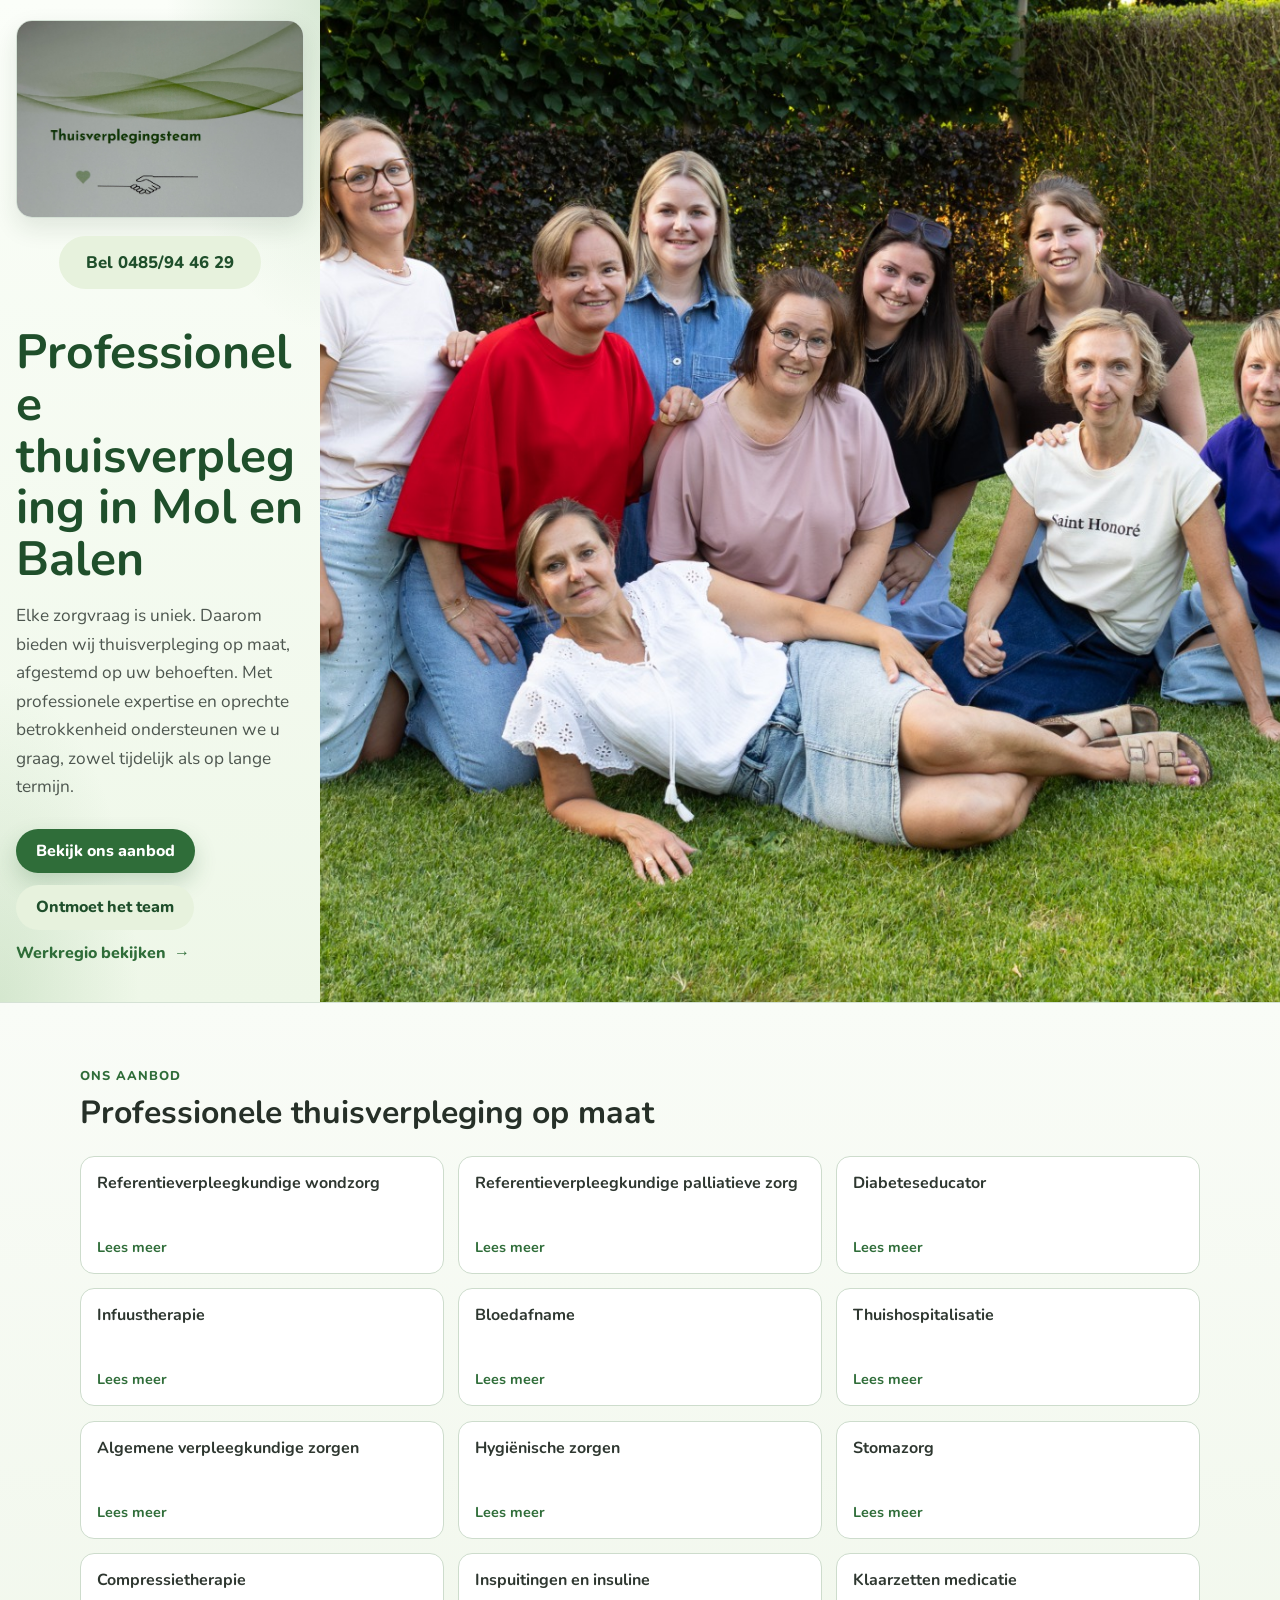
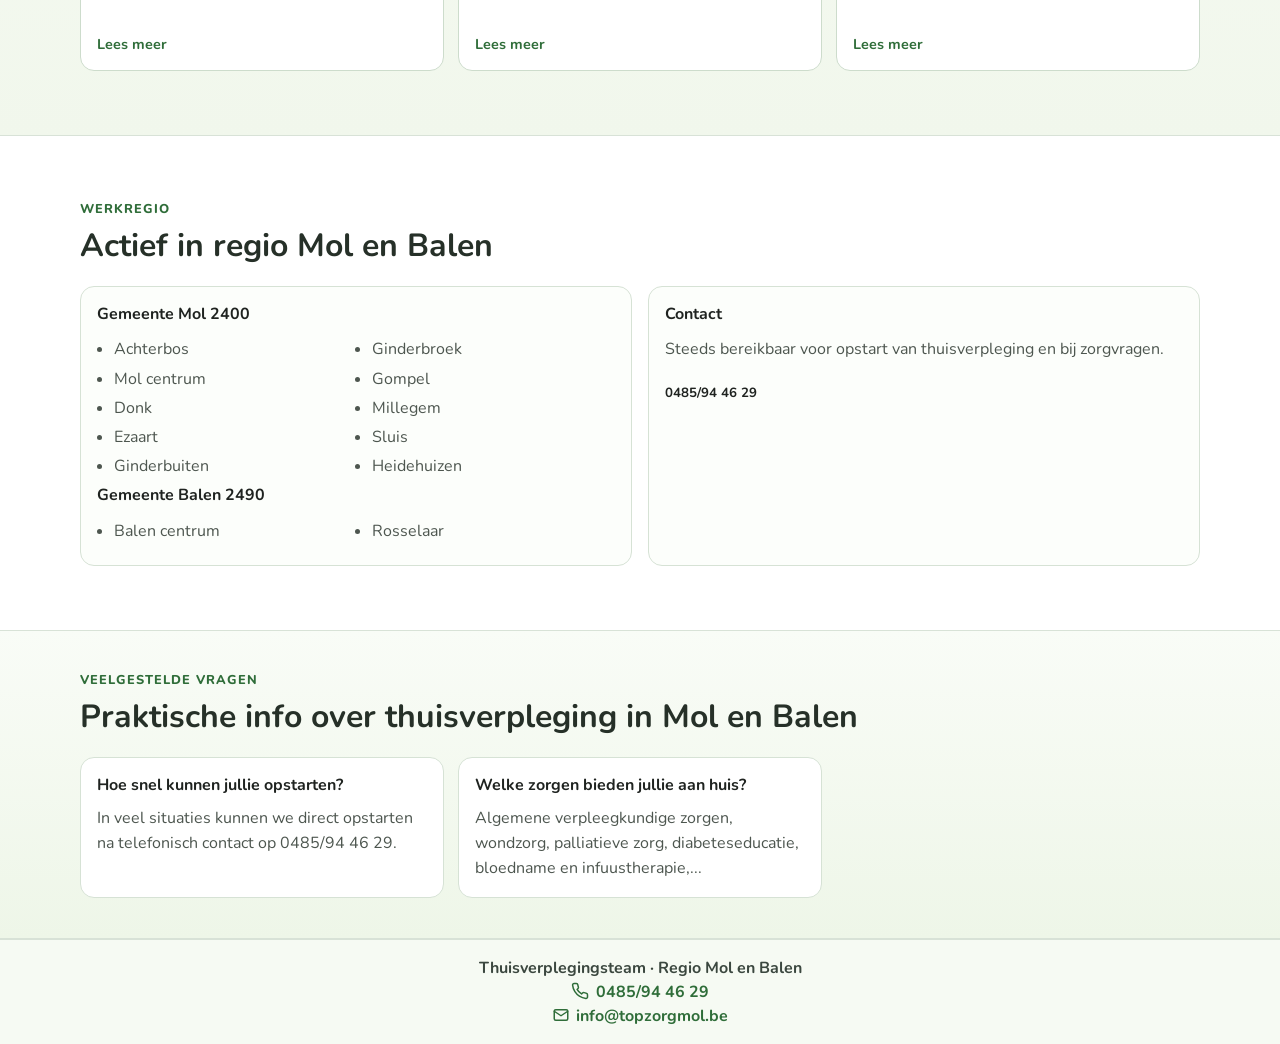
<file: index.html>
<!DOCTYPE html>
<html lang="nl">
<head>
  <meta charset="UTF-8">
  <meta name="viewport" content="width=device-width, initial-scale=1.0">
  <meta name="description" content="Thuisverpleging in Mol en Balen met professionele verpleegkundige zorg aan huis, snelle opstart en persoonlijke begeleiding.">
  <meta name="robots" content="index, follow, max-image-preview:large">
  <meta property="og:type" content="website">
  <meta property="og:locale" content="nl_BE">
  <meta property="og:title" content="Thuisverpleging in Mol en Balen | Thuisverplegingsteam">
  <meta property="og:description" content="Professionele thuisverpleging in Mol en Balen met zorg op maat, snelle opstart en warme begeleiding.">
  <meta property="og:image" content="assets/portraits/groepsfoto.png">
  <meta property="og:image:alt" content="Thuisverpleging in regio Mol en Balen">
  <meta name="twitter:card" content="summary_large_image">
  <meta name="twitter:title" content="Thuisverpleging in Mol en Balen | Thuisverplegingsteam">
  <meta name="twitter:description" content="Professionele thuisverpleging in Mol en Balen met zorg op maat en snelle opstart.">
  <title>Thuisverpleging in Mol en Balen | Thuisverplegingsteam</title>
  <link rel="preconnect" href="https://fonts.googleapis.com">
  <link rel="preconnect" href="https://fonts.gstatic.com" crossorigin>
  <link href="https://fonts.googleapis.com/css2?family=Nunito:wght@400;600;700;800&display=swap" rel="stylesheet">
  <link rel="stylesheet" href="styles.css?v=2">
  <script type="application/ld+json">
    {
      "@context": "https://schema.org",
      "@type": "HomeHealthCareService",
      "name": "Thuisverplegingsteam",
      "description": "Professionele thuisverpleging in regio Mol en Balen met persoonlijke zorg op maat.",
      "telephone": "+32485944629",
      "areaServed": {
        "@type": "Place",
        "name": "Mol"
      },
      "address": {
        "@type": "PostalAddress",
        "addressLocality": "Mol",
        "postalCode": "2400",
        "addressCountry": "BE"
      },
      "hasOfferCatalog": {
        "@type": "OfferCatalog",
        "name": "Thuisverpleging diensten",
        "itemListElement": [
          {"@type": "Offer", "itemOffered": {"@type": "Service", "name": "Wondzorg"}},
          {"@type": "Offer", "itemOffered": {"@type": "Service", "name": "Palliatieve zorg"}},
          {"@type": "Offer", "itemOffered": {"@type": "Service", "name": "Diabeteseducatie"}},
          {"@type": "Offer", "itemOffered": {"@type": "Service", "name": "Infuustherapie"}}
        ]
      }
    }
  </script>
  <script type="application/ld+json">
    {
      "@context": "https://schema.org",
      "@type": "FAQPage",
      "mainEntity": [
        {
          "@type": "Question",
          "name": "Hoe snel kunnen jullie opstarten?",
          "acceptedAnswer": {
            "@type": "Answer",
            "text": "In veel situaties kunnen we snel opstarten na telefonisch contact op 0485/94 46 29."
          }
        },
        {
          "@type": "Question",
          "name": "In welke regio werken jullie?",
          "acceptedAnswer": {
            "@type": "Answer",
            "text": "Wij werken in Mol (2400) en Balen (2490), inclusief onder andere Achterbos, Mol Centrum, Donk, Ezaart, Ginderbuiten, Ginderbroek, Gompel, Millegem, Sluis, Heidehuizen, Balen centrum en Rosselaar."
          }
        },
        {
          "@type": "Question",
          "name": "Welke zorgen bieden jullie aan huis?",
          "acceptedAnswer": {
            "@type": "Answer",
            "text": "Onder meer wondzorg, palliatieve zorg, diabeteseducatie, infuustherapie en algemene verpleegkundige zorgen."
          }
        }
      ]
    }
  </script>
</head>
<body>
  <main class="site">
    <header class="hero">
      <div class="hero-inner">
        <div class="hero-content-panel">
          <div class="hero-bg" aria-hidden="true"></div>

          <div class="hero-content-inner">
            <div class="brand-banner-wrap">
              <img class="brand-banner" src="assets/voorbeeld.jpg" alt="Thuisverplegingsteam logo en header">
            </div>

            <div class="topbar">
              <div class="top-actions">
                <a class="btn btn-soft top-call-btn" href="tel:0485944629">Bel 0485/94 46 29</a>
              </div>
            </div>

            <div class="hero-layout">
              <div class="hero-copy">
                <h1>Professionele thuisverpleging in Mol en Balen</h1>
                <p>
                    Elke zorgvraag is uniek. 
                    Daarom bieden wij thuisverpleging op maat, afgestemd op uw behoeften. 
                    Met professionele expertise en oprechte betrokkenheid ondersteunen we u graag, zowel tijdelijk als op lange termijn.
                </p>
                <div class="actions">
                  <a class="btn" href="#aanbod">Bekijk ons aanbod</a>
                  <a class="btn btn-soft" href="ons-team.html">Ontmoet het team</a>
                  <a class="link-arrow" href="#regio">Werkregio bekijken</a>
                </div>
              </div>
            </div>
          </div>
        </div>

        <aside class="hero-image-panel" aria-label="Groepsfoto">
          <img class="hero-image" src="assets/portraits/groepsfoto.png" alt="Thuisverpleging in regio Mol en Balen" fetchpriority="high" decoding="async">
        </aside>
      </div>
    </header>

    <!--section class="trust">
      <div class="container">
        <h2>Wendy Van der Borght</h2>
        <p class="subtitle">Referentieverpleegkundige palliatieve zorg</p>
        <p class="quote">"Wees gerust, wij begrijpen jouw zorg."</p>
        <p class="lead">
          Wij zijn een ervaren team en bouwen elke zorgrelatie op vertrouwen, duidelijkheid en respect.
          Hieronder vind je een overzicht van onze zorgverlening.
        </p>
      </div>
    </section-->

    <section id="aanbod" class="services">
      <div class="container">
        <p class="section-tag">Ons Aanbod</p>
        <h3>Professionele thuisverpleging op maat</h3>
        <div class="service-grid">
          <a class="service-card" href="services/wondzorg.html"><span>Referentieverpleegkundige wondzorg</span><strong>Lees meer</strong></a>
          <a class="service-card" href="services/palliatieve-zorg.html"><span>Referentieverpleegkundige palliatieve zorg</span><strong>Lees meer</strong></a>
          <a class="service-card" href="services/diabeteseducator.html"><span>Diabeteseducator</span><strong>Lees meer</strong></a>
          <a class="service-card" href="services/infuustherapie.html"><span>Infuustherapie</span><strong>Lees meer</strong></a>
          <a class="service-card" href="services/bloedafname.html"><span>Bloedafname</span><strong>Lees meer</strong></a>
          <a class="service-card" href="services/thuishospitalisatie.html"><span>Thuishospitalisatie</span><strong>Lees meer</strong></a>
          <a class="service-card" href="services/algemene-verpleegkundige-zorgen.html"><span>Algemene verpleegkundige zorgen</span><strong>Lees meer</strong></a>
          <a class="service-card" href="services/hygienische-zorgen.html"><span>Hygiënische zorgen</span><strong>Lees meer</strong></a>
          <a class="service-card" href="services/stomazorg.html"><span>Stomazorg</span><strong>Lees meer</strong></a>
          <a class="service-card" href="services/compressietherapie.html"><span>Compressietherapie</span><strong>Lees meer</strong></a>
          <a class="service-card" href="services/inspuitingen-en-insuline.html"><span>Inspuitingen en insuline</span><strong>Lees meer</strong></a>
          <a class="service-card" href="services/klaarzetten-medicatie.html"><span>Klaarzetten medicatie</span><strong>Lees meer</strong></a>
        </div>
      </div>
    </section>

    <section id="regio" class="regions">
      <div class="container">
        <p class="section-tag">Werkregio</p>
        <h3>Actief in regio Mol en Balen</h3>
        <div class="region-grid">
          <article>
            <h4>Gemeente Mol 2400</h4>
            <ul>
              <li>Achterbos</li>
              <li>Mol centrum</li>
              <li>Donk</li>
              <li>Ezaart</li>
              <li>Ginderbuiten</li>
              <li>Ginderbroek</li>
              <li>Gompel</li>
              <li>Millegem</li>
              <li>Sluis</li>
              <li>Heidehuizen</li>
            </ul>
            <h4>Gemeente Balen 2490</h4>
            <ul>
              <li>Balen centrum</li>
              <li>Rosselaar</li>
            </ul>
          </article>
          <article class="contact-card">
            <h4>Contact</h4>
            <p>Steeds bereikbaar voor opstart van thuisverpleging en bij zorgvragen.</p>
            <h5>0485/94 46 29</h5>
          </article>
        </div>
      </div>
    </section>

    <section class="faq" aria-labelledby="faq-title">
      <div class="container">
        <p class="section-tag">Veelgestelde vragen</p>
        <h3 id="faq-title">Praktische info over thuisverpleging in Mol en Balen</h3>
        <div class="faq-grid">
          <article>
            <h4>Hoe snel kunnen jullie opstarten?</h4>
            <p>In veel situaties kunnen we direct opstarten na telefonisch contact op 0485/94 46 29.</p>
          </article>
          <article>
            <h4>Welke zorgen bieden jullie aan huis?</h4>
            <p>Algemene verpleegkundige zorgen, wondzorg, palliatieve zorg, diabeteseducatie, bloedname en infuustherapie,...</p>
          </article>
        </div>
      </div>
    </section>

    <footer class="site-footer">
      <p style="margin:0">Thuisverplegingsteam · Regio Mol en Balen</p>
      <p style="margin:0"><a class="nowrap" href="tel:0485944629"><svg width="18" height="18" viewBox="0 0 24 24" fill="none" stroke="currentColor" stroke-width="2" stroke-linecap="round" stroke-linejoin="round" aria-hidden="true" style="vertical-align:-3px;margin-right:0.4rem"><path d="M22 16.92v3a2 2 0 0 1-2.18 2 19.8 19.8 0 0 1-8.63-3.07 19.5 19.5 0 0 1-6-6A19.8 19.8 0 0 1 2.12 4.18 2 2 0 0 1 4.11 2h3a2 2 0 0 1 2 1.72c.13.96.36 1.9.7 2.81a2 2 0 0 1-.45 2.11L8.09 9.91a16 16 0 0 0 6 6l1.27-1.27a2 2 0 0 1 2.11-.45c.91.34 1.85.57 2.81.7A2 2 0 0 1 22 16.92z"/></svg>0485/94 46 29</a></p>
      <p style="margin:0"><a href="mailto:info@topzorgmol.be"><svg width="18" height="18" viewBox="0 0 24 24" fill="none" stroke="currentColor" stroke-width="2" stroke-linecap="round" stroke-linejoin="round" aria-hidden="true" style="vertical-align:-3px;margin-right:0.4rem"><rect x="3" y="5" width="18" height="14" rx="2"/><path d="m3 7 9 6 9-6"/></svg>info@topzorgmol.be</a></p>
    </footer>
  </main>
</body>
</html>
</file>
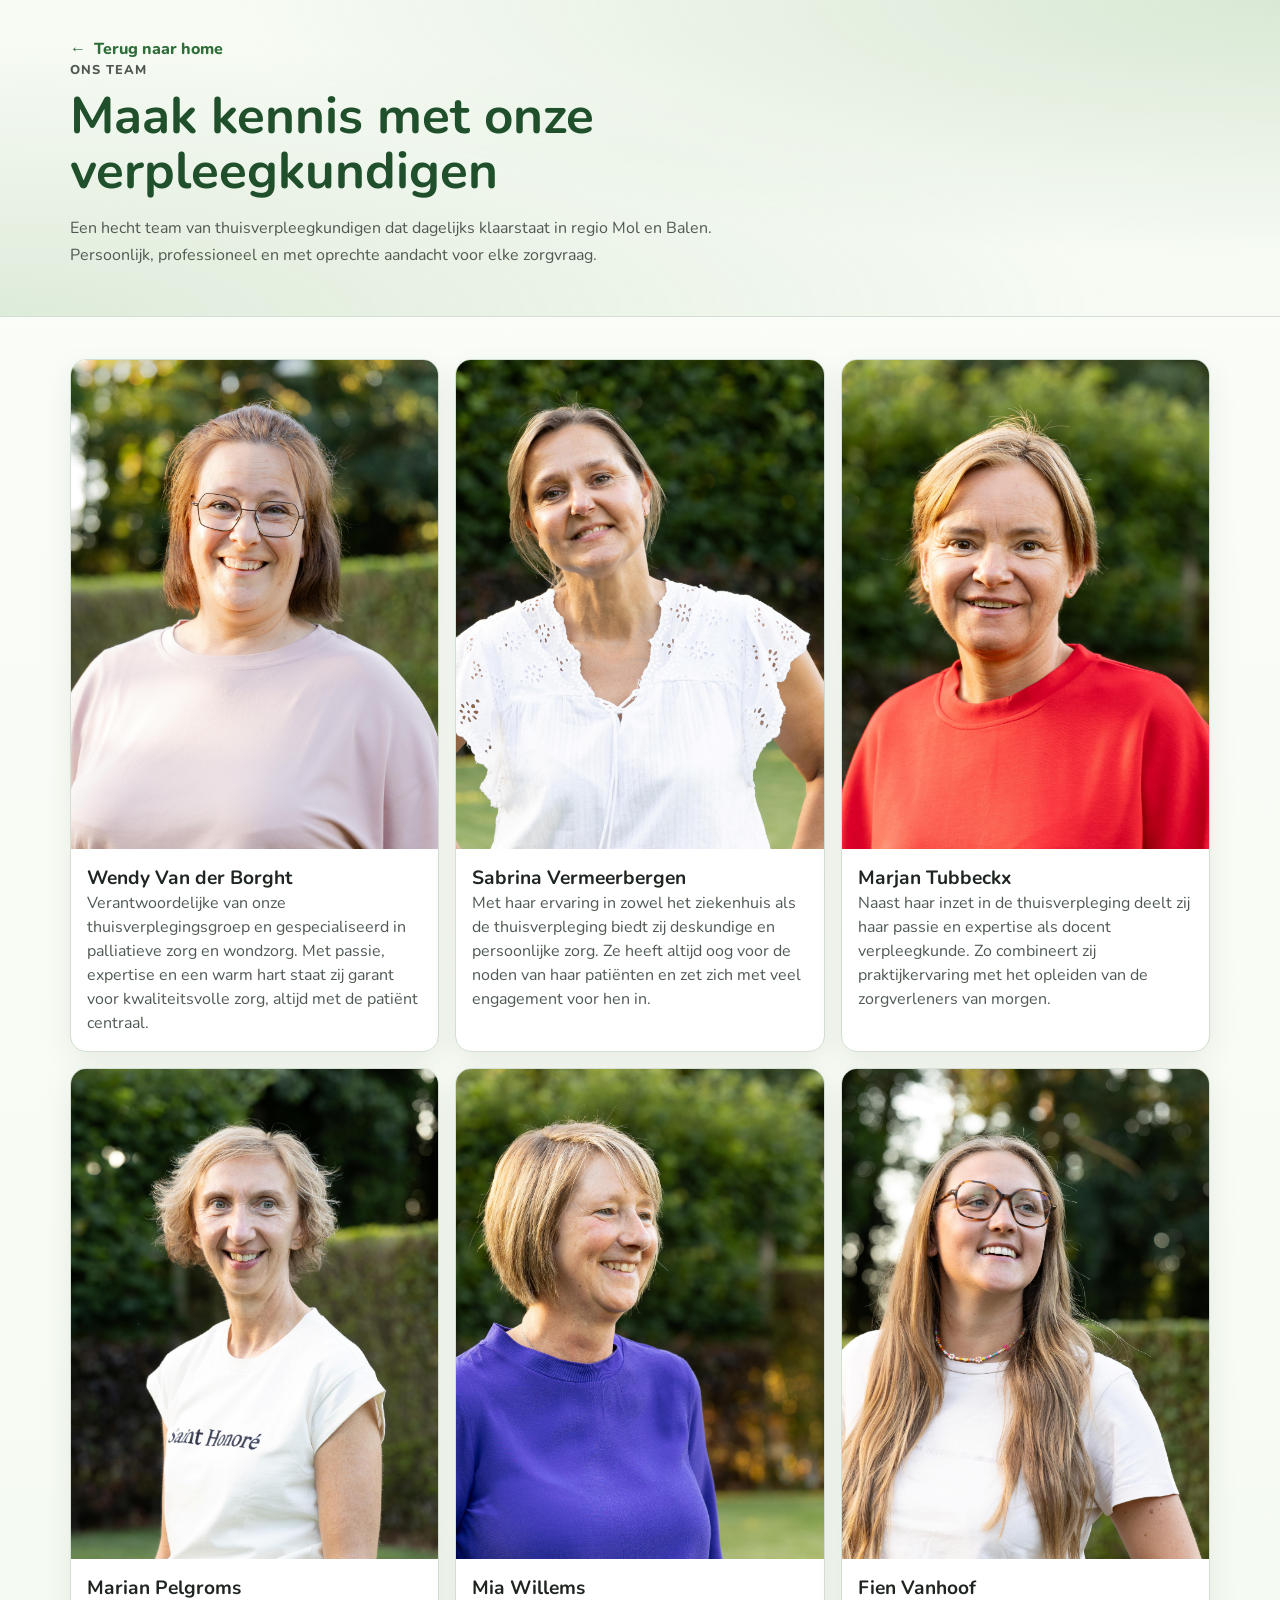
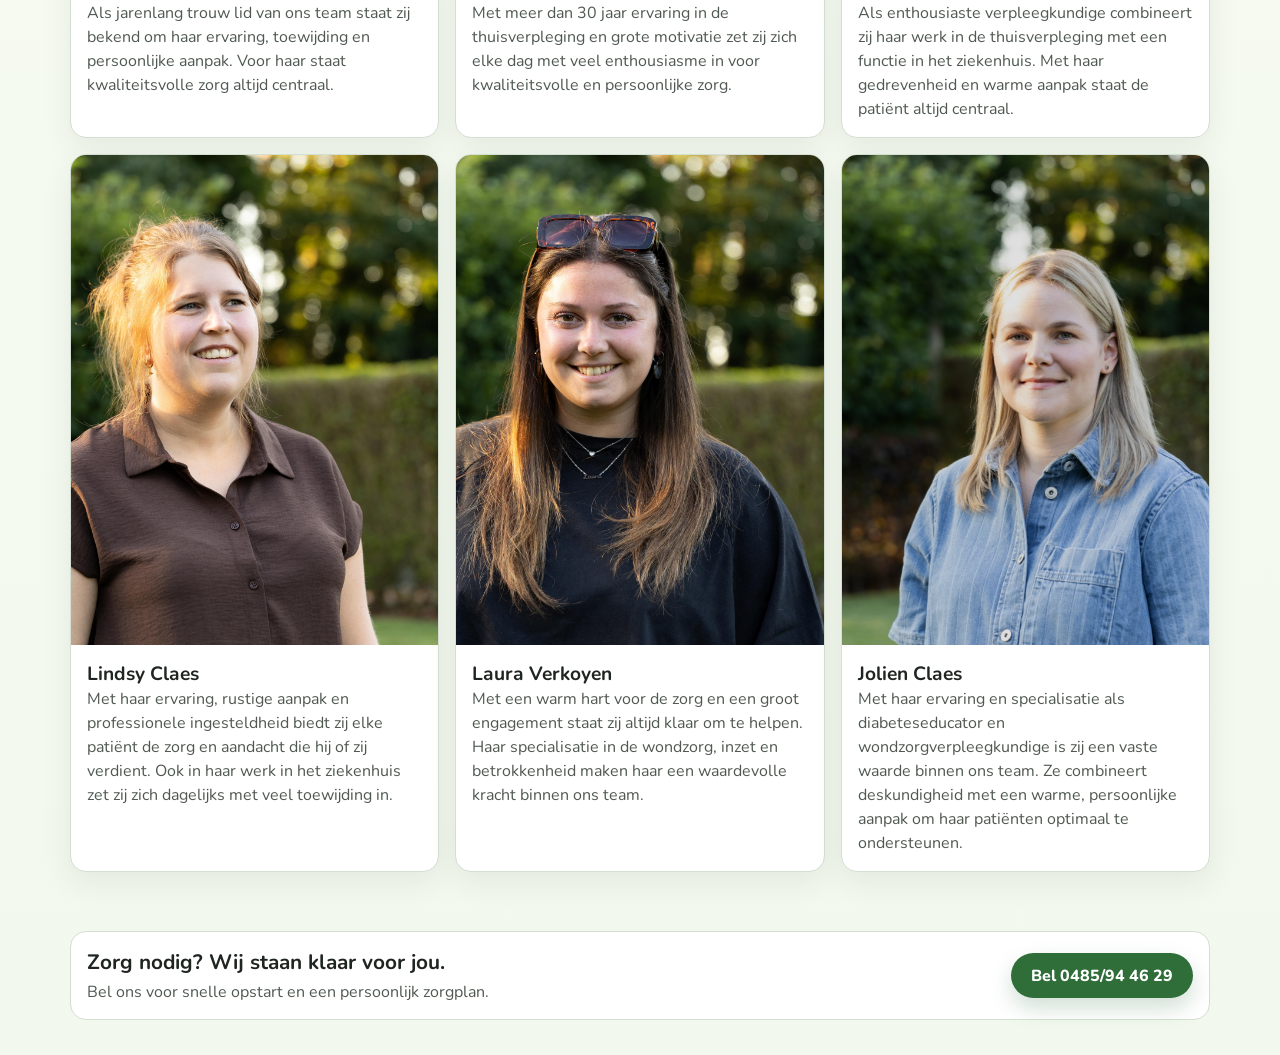
<file: ons-team.html>
<!DOCTYPE html>
<html lang="nl">
<head>
  <meta charset="UTF-8">
  <meta name="viewport" content="width=device-width, initial-scale=1.0">
  <meta name="description" content="Ontmoet het thuisverplegingsteam in Mol en Balen en ontdek de expertise van onze verpleegkundigen aan huis.">
  <meta name="robots" content="index, follow">
  <meta property="og:type" content="website">
  <meta property="og:locale" content="nl_BE">
  <meta property="og:title" content="Ons Team | Thuisverpleging in Mol en Balen">
  <meta property="og:description" content="Maak kennis met het thuisverplegingsteam in Mol en Balen en onze gespecialiseerde zorgprofielen.">
  <title>Ons Team | Thuisverpleging in Mol en Balen</title>
  <link rel="preconnect" href="https://fonts.googleapis.com">
  <link rel="preconnect" href="https://fonts.gstatic.com" crossorigin>
  <link href="https://fonts.googleapis.com/css2?family=Nunito:wght@400;600;700;800&display=swap" rel="stylesheet">
  <link rel="stylesheet" href="team.css">
</head>
<body>
  <main class="team-site">
    <header class="team-hero">
      <div class="container">
        <a class="back-home" href="index.html">Terug naar home</a>
        <p class="tag">Ons Team</p>
        <h1>Maak kennis met onze verpleegkundigen</h1>
        <p>
          Een hecht team van thuisverpleegkundigen dat dagelijks klaarstaat in regio Mol en Balen.
          Persoonlijk, professioneel en met oprechte aandacht voor elke zorgvraag.
        </p>
      </div>
    </header>

    <section class="team-list">
      <div class="container grid">
        <article class="member-card">
          <img class="member-photo photo-wendy" src="assets/team/Wendy.jpg" alt="Wendy Van der Borght" loading="lazy">
          <div class="member-content">
            <h2>Wendy Van der Borght</h2>
            <!--p class="role">Referentieverpleegkundige palliatieve zorg</p-->
            <p>Verantwoordelijke van onze thuisverplegingsgroep en gespecialiseerd in palliatieve zorg en wondzorg. Met passie, expertise en een warm hart staat zij garant voor kwaliteitsvolle zorg, altijd met de patiënt centraal.</p>
          </div>
        </article>

        <article class="member-card">
          <img class="member-photo photo-sabrina" src="assets/team/Sabrina.jpg" alt="Sabrina" loading="lazy">
          <div class="member-content">
            <h2>Sabrina Vermeerbergen</h2>
            <p>Met haar ervaring in zowel het ziekenhuis als de thuisverpleging biedt zij deskundige en persoonlijke zorg. Ze heeft altijd oog voor de noden van haar patiënten en zet zich met veel engagement voor hen in.</p>
          </div>
        </article>

        <article class="member-card">
          <img class="member-photo photo-marjan" src="assets/team/Marjan.jpg" alt="Marjan" loading="lazy">
          <div class="member-content">
            <h2>Marjan Tubbeckx</h2>
            <p>Naast haar inzet in de thuisverpleging deelt zij haar passie en expertise als docent verpleegkunde. Zo combineert zij praktijkervaring met het opleiden van de zorgverleners van morgen.</p>
          </div>
        </article>

        <article class="member-card">
          <img class="member-photo photo-marian" src="assets/team/Marian.jpg" alt="Marian" loading="lazy">
          <div class="member-content">
            <h2>Marian Pelgroms</h2>
            <p>Als jarenlang trouw lid van ons team staat zij bekend om haar ervaring, toewijding en persoonlijke aanpak. Voor haar staat kwaliteitsvolle zorg altijd centraal.</p>
          </div>
        </article>

        <article class="member-card">
          <img class="member-photo photo-mia" src="assets/team/Mia.jpg" alt="Mia" loading="lazy">
          <div class="member-content">
            <h2>Mia Willems</h2>
            <p>Met meer dan 30 jaar ervaring in de thuisverpleging en grote motivatie zet zij zich elke dag met veel enthousiasme in voor kwaliteitsvolle en persoonlijke zorg.</p>
          </div>
        </article>

        <article class="member-card">
          <img class="member-photo photo-fien" src="assets/team/Fien.jpg" alt="Fien" loading="lazy">
          <div class="member-content">
            <h2>Fien Vanhoof</h2>
            <p>Als enthousiaste verpleegkundige combineert zij haar werk in de thuisverpleging met een functie in het ziekenhuis. Met haar gedrevenheid en warme aanpak staat de patiënt altijd centraal.</p>
          </div>
        </article>

        <article class="member-card">
          <img class="member-photo photo-Lindsy" src="assets/team/Lindsy.jpg" alt="Lindsy" loading="lazy">
          <div class="member-content">
            <h2>Lindsy Claes</h2>
            <p>Met haar ervaring, rustige aanpak en professionele ingesteldheid biedt zij elke patiënt de zorg en aandacht die hij of zij verdient. Ook in haar werk in het ziekenhuis zet zij zich dagelijks met veel toewijding in.</p>
          </div>
        </article>

        <article class="member-card">
          <img class="member-photo photo-laura" src="assets/team/Laura.jpg" alt="Laura" loading="lazy">
          <div class="member-content">
            <h2>Laura Verkoyen</h2>
            <p>Met een warm hart voor de zorg en een groot engagement staat zij altijd klaar om te helpen. Haar specialisatie in de wondzorg, inzet en betrokkenheid maken haar een waardevolle kracht binnen ons team.</p>
          </div>
        </article>

        <article class="member-card">
          <img class="member-photo photo-jolien" src="assets/team/Jolien.jpg" alt="Jolien" loading="lazy">
          <div class="member-content">
            <h2>Jolien Claes</h2>
            <p>Met haar ervaring en specialisatie als diabeteseducator en wondzorgverpleegkundige is zij een vaste waarde binnen ons team. Ze combineert deskundigheid met een warme, persoonlijke aanpak om haar patiënten optimaal te ondersteunen.</p>
          </div>
        </article>

      </div>
    </section>

    <section class="team-cta">
      <div class="container cta-wrap">
        <div>
          <h3>Zorg nodig? Wij staan klaar voor jou.</h3>
          <p>Bel ons voor snelle opstart en een persoonlijk zorgplan.</p>
        </div>
        <a class="btn" href="tel:0485944629">Bel 0485/94 46 29</a>
      </div>
    </section>
  </main>
</body>
</html>
</file>
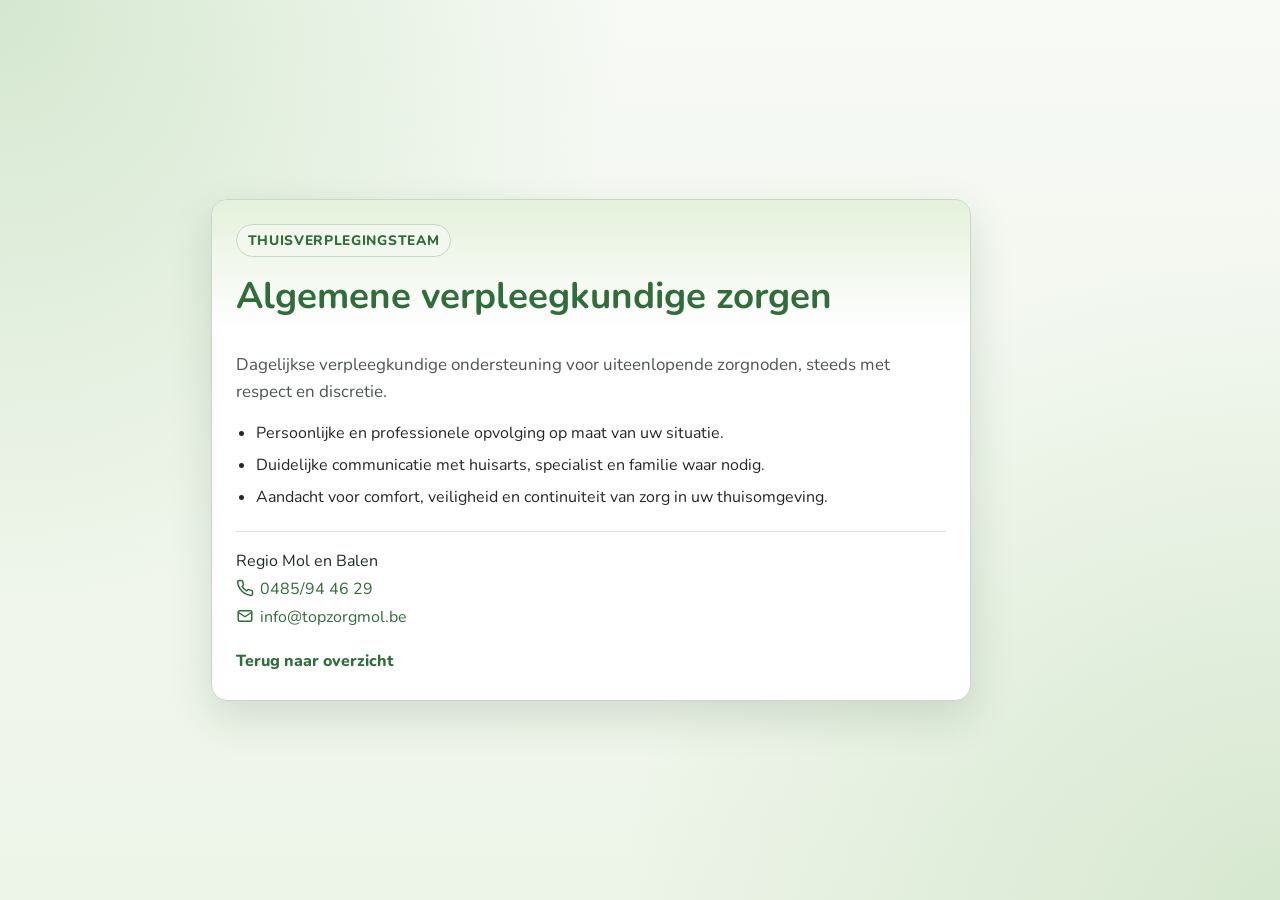
<file: services/algemene-verpleegkundige-zorgen.html>
<!DOCTYPE html>
<html lang="nl">
<head>
  <meta charset="UTF-8">
  <meta name="viewport" content="width=device-width, initial-scale=1.0">
  <meta name="description" content="Gespecialiseerde thuisverpleging in regio Mol met professionele begeleiding en opvolging aan huis.">
  <title>Algemene verpleegkundige zorgen | Thuisverplegingsteam</title>
  <link rel="preconnect" href="https://fonts.googleapis.com">
  <link rel="preconnect" href="https://fonts.gstatic.com" crossorigin>
  <link href="https://fonts.googleapis.com/css2?family=Nunito:wght@400;600;700;800&display=swap" rel="stylesheet">
  <link rel="stylesheet" href="service.css?v=2">
</head>
<body>
  <main>
    <article class="card">
    <header class="top">
      <span class="badge">Thuisverplegingsteam</span>
      <h1>Algemene verpleegkundige zorgen</h1>
    </header>
    <section class="main">
      <p class="lead">Dagelijkse verpleegkundige ondersteuning voor uiteenlopende zorgnoden, steeds met respect en discretie.</p>
      <ul class="points">
        <li>Persoonlijke en professionele opvolging op maat van uw situatie.</li>
        <li>Duidelijke communicatie met huisarts, specialist en familie waar nodig.</li>
        <li>Aandacht voor comfort, veiligheid en continuiteit van zorg in uw thuisomgeving.</li>
      </ul>
      <div class="contact">
        <div class="contact-info">
          <p class="region">Regio Mol en Balen</p>
          <p class="phone"><a href="tel:0485944629"><svg width="18" height="18" viewBox="0 0 24 24" fill="none" stroke="currentColor" stroke-width="2" stroke-linecap="round" stroke-linejoin="round" aria-hidden="true"><path d="M22 16.92v3a2 2 0 0 1-2.18 2 19.8 19.8 0 0 1-8.63-3.07 19.5 19.5 0 0 1-6-6A19.8 19.8 0 0 1 2.12 4.18 2 2 0 0 1 4.11 2h3a2 2 0 0 1 2 1.72c.13.96.36 1.9.7 2.81a2 2 0 0 1-.45 2.11L8.09 9.91a16 16 0 0 0 6 6l1.27-1.27a2 2 0 0 1 2.11-.45c.91.34 1.85.57 2.81.7A2 2 0 0 1 22 16.92z"/></svg>0485/94 46 29</a></p>
          <p class="mail"><a href="mailto:info@topzorgmol.be"><svg width="18" height="18" viewBox="0 0 24 24" fill="none" stroke="currentColor" stroke-width="2" stroke-linecap="round" stroke-linejoin="round" aria-hidden="true"><rect x="3" y="5" width="18" height="14" rx="2"/><path d="m3 7 9 6 9-6"/></svg>info@topzorgmol.be</a></p>
        </div>
        <a class="back" href="../index.html#aanbod">Terug naar overzicht</a>
      </div>
    </section>
  </article>
  </main>
</body>
</html>
</file>
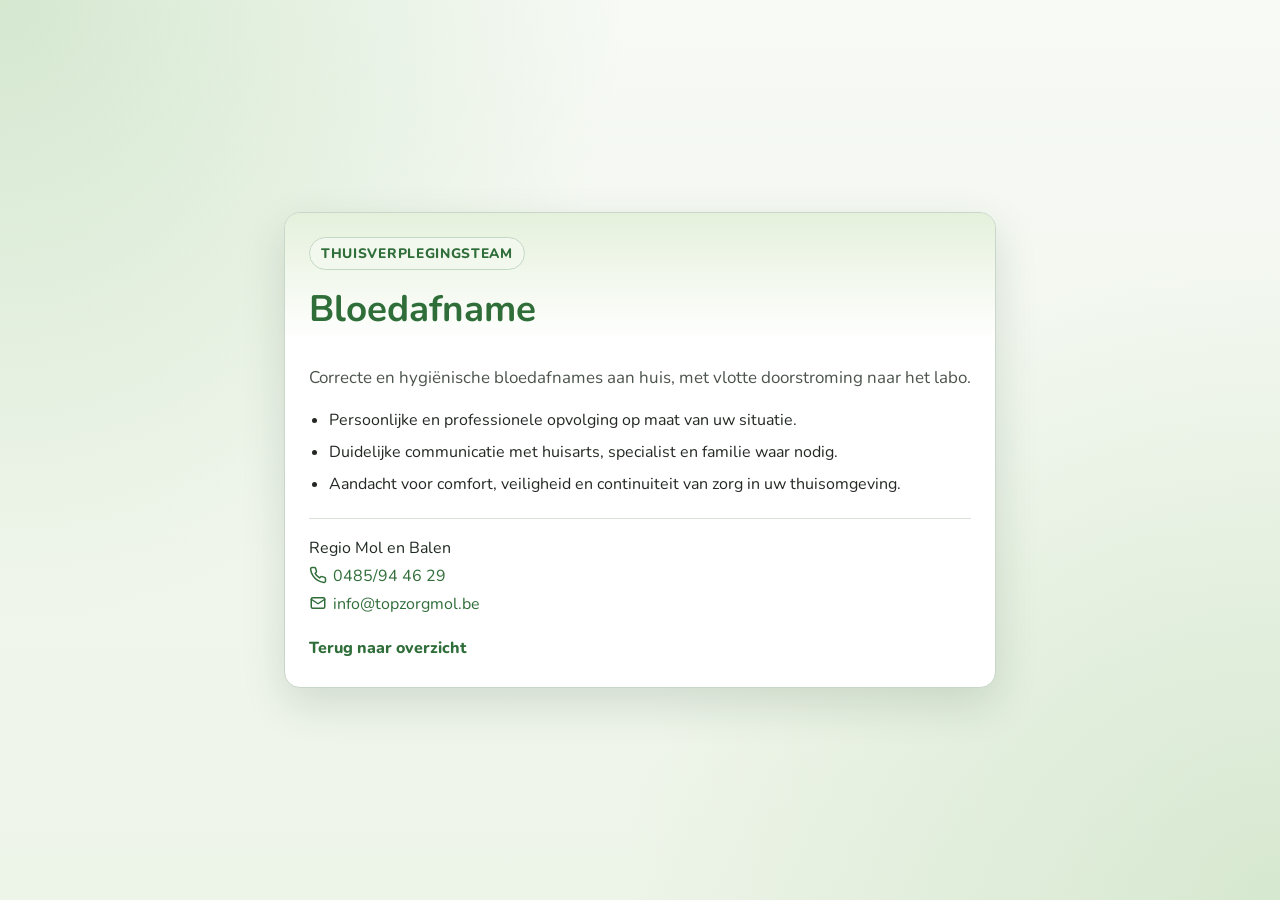
<file: services/bloedafname.html>
<!DOCTYPE html>
<html lang="nl">
<head>
  <meta charset="UTF-8">
  <meta name="viewport" content="width=device-width, initial-scale=1.0">
  <meta name="description" content="Gespecialiseerde thuisverpleging in regio Mol met professionele begeleiding en opvolging aan huis.">
  <title>Bloedafname | Thuisverplegingsteam</title>
  <link rel="preconnect" href="https://fonts.googleapis.com">
  <link rel="preconnect" href="https://fonts.gstatic.com" crossorigin>
  <link href="https://fonts.googleapis.com/css2?family=Nunito:wght@400;600;700;800&display=swap" rel="stylesheet">
  <link rel="stylesheet" href="service.css?v=2">
</head>
<body>
  <main>
    <article class="card">
    <header class="top">
      <span class="badge">Thuisverplegingsteam</span>
      <h1>Bloedafname</h1>
    </header>
    <section class="main">
      <p class="lead">Correcte en hygiënische bloedafnames aan huis, met vlotte doorstroming naar het labo.</p>
      <ul class="points">
        <li>Persoonlijke en professionele opvolging op maat van uw situatie.</li>
        <li>Duidelijke communicatie met huisarts, specialist en familie waar nodig.</li>
        <li>Aandacht voor comfort, veiligheid en continuiteit van zorg in uw thuisomgeving.</li>
      </ul>
      <div class="contact">
        <div class="contact-info">
          <p class="region">Regio Mol en Balen</p>
          <p class="phone"><a href="tel:0485944629"><svg width="18" height="18" viewBox="0 0 24 24" fill="none" stroke="currentColor" stroke-width="2" stroke-linecap="round" stroke-linejoin="round" aria-hidden="true"><path d="M22 16.92v3a2 2 0 0 1-2.18 2 19.8 19.8 0 0 1-8.63-3.07 19.5 19.5 0 0 1-6-6A19.8 19.8 0 0 1 2.12 4.18 2 2 0 0 1 4.11 2h3a2 2 0 0 1 2 1.72c.13.96.36 1.9.7 2.81a2 2 0 0 1-.45 2.11L8.09 9.91a16 16 0 0 0 6 6l1.27-1.27a2 2 0 0 1 2.11-.45c.91.34 1.85.57 2.81.7A2 2 0 0 1 22 16.92z"/></svg>0485/94 46 29</a></p>
          <p class="mail"><a href="mailto:info@topzorgmol.be"><svg width="18" height="18" viewBox="0 0 24 24" fill="none" stroke="currentColor" stroke-width="2" stroke-linecap="round" stroke-linejoin="round" aria-hidden="true"><rect x="3" y="5" width="18" height="14" rx="2"/><path d="m3 7 9 6 9-6"/></svg>info@topzorgmol.be</a></p>
        </div>
        <a class="back" href="../index.html#aanbod">Terug naar overzicht</a>
      </div>
    </section>
  </article>
  </main>
</body>
</html>
</file>
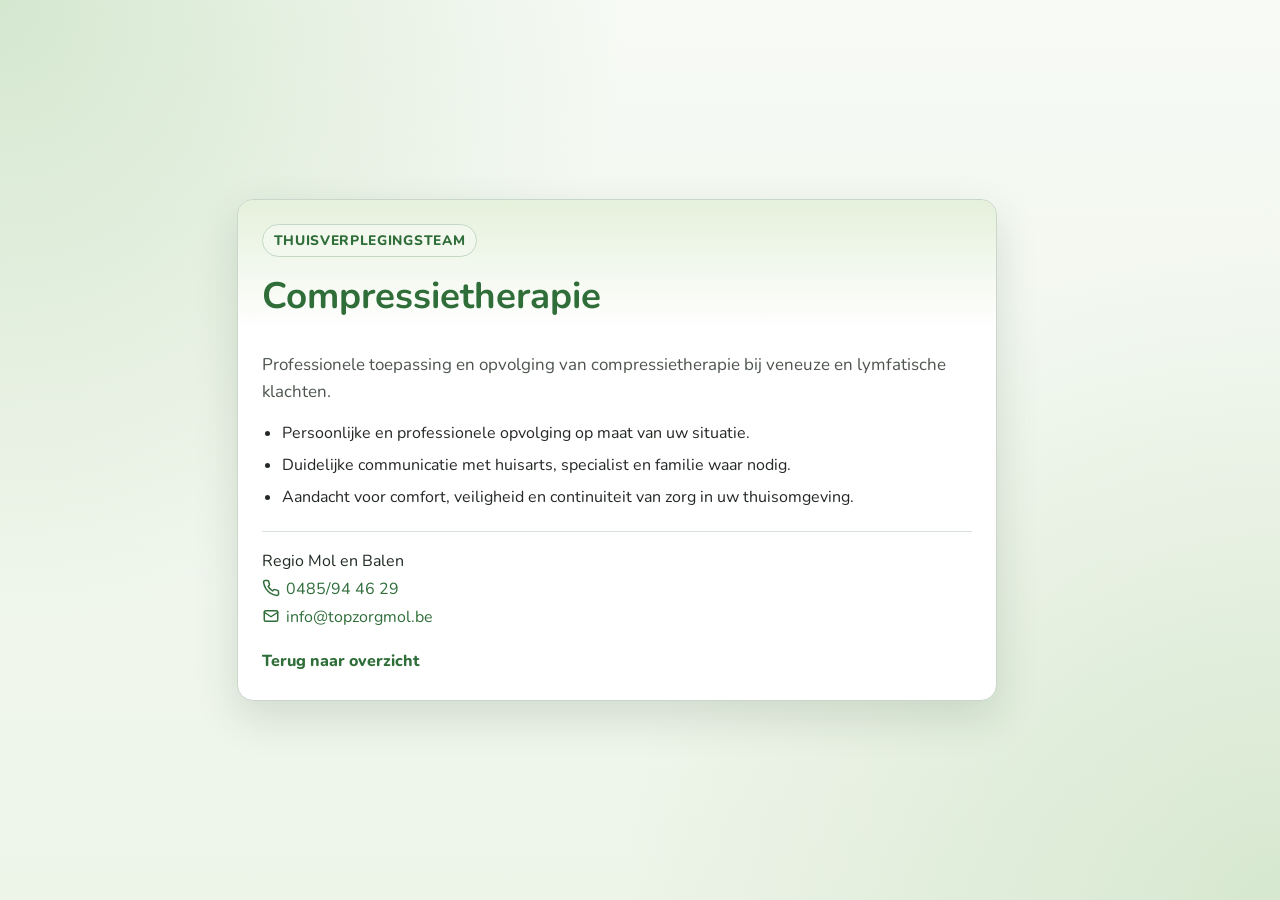
<file: services/compressietherapie.html>
<!DOCTYPE html>
<html lang="nl">
<head>
  <meta charset="UTF-8">
  <meta name="viewport" content="width=device-width, initial-scale=1.0">
  <meta name="description" content="Gespecialiseerde thuisverpleging in regio Mol met professionele begeleiding en opvolging aan huis.">
  <title>Compressietherapie | Thuisverplegingsteam</title>
  <link rel="preconnect" href="https://fonts.googleapis.com">
  <link rel="preconnect" href="https://fonts.gstatic.com" crossorigin>
  <link href="https://fonts.googleapis.com/css2?family=Nunito:wght@400;600;700;800&display=swap" rel="stylesheet">
  <link rel="stylesheet" href="service.css?v=2">
</head>
<body>
  <main>
    <article class="card">
    <header class="top">
      <span class="badge">Thuisverplegingsteam</span>
      <h1>Compressietherapie</h1>
    </header>
    <section class="main">
      <p class="lead">Professionele toepassing en opvolging van compressietherapie bij veneuze en lymfatische klachten.</p>
      <ul class="points">
        <li>Persoonlijke en professionele opvolging op maat van uw situatie.</li>
        <li>Duidelijke communicatie met huisarts, specialist en familie waar nodig.</li>
        <li>Aandacht voor comfort, veiligheid en continuiteit van zorg in uw thuisomgeving.</li>
      </ul>
      <div class="contact">
        <div class="contact-info">
          <p class="region">Regio Mol en Balen</p>
          <p class="phone"><a href="tel:0485944629"><svg width="18" height="18" viewBox="0 0 24 24" fill="none" stroke="currentColor" stroke-width="2" stroke-linecap="round" stroke-linejoin="round" aria-hidden="true"><path d="M22 16.92v3a2 2 0 0 1-2.18 2 19.8 19.8 0 0 1-8.63-3.07 19.5 19.5 0 0 1-6-6A19.8 19.8 0 0 1 2.12 4.18 2 2 0 0 1 4.11 2h3a2 2 0 0 1 2 1.72c.13.96.36 1.9.7 2.81a2 2 0 0 1-.45 2.11L8.09 9.91a16 16 0 0 0 6 6l1.27-1.27a2 2 0 0 1 2.11-.45c.91.34 1.85.57 2.81.7A2 2 0 0 1 22 16.92z"/></svg>0485/94 46 29</a></p>
          <p class="mail"><a href="mailto:info@topzorgmol.be"><svg width="18" height="18" viewBox="0 0 24 24" fill="none" stroke="currentColor" stroke-width="2" stroke-linecap="round" stroke-linejoin="round" aria-hidden="true"><rect x="3" y="5" width="18" height="14" rx="2"/><path d="m3 7 9 6 9-6"/></svg>info@topzorgmol.be</a></p>
        </div>
        <a class="back" href="../index.html#aanbod">Terug naar overzicht</a>
      </div>
    </section>
  </article>
  </main>
</body>
</html>
</file>
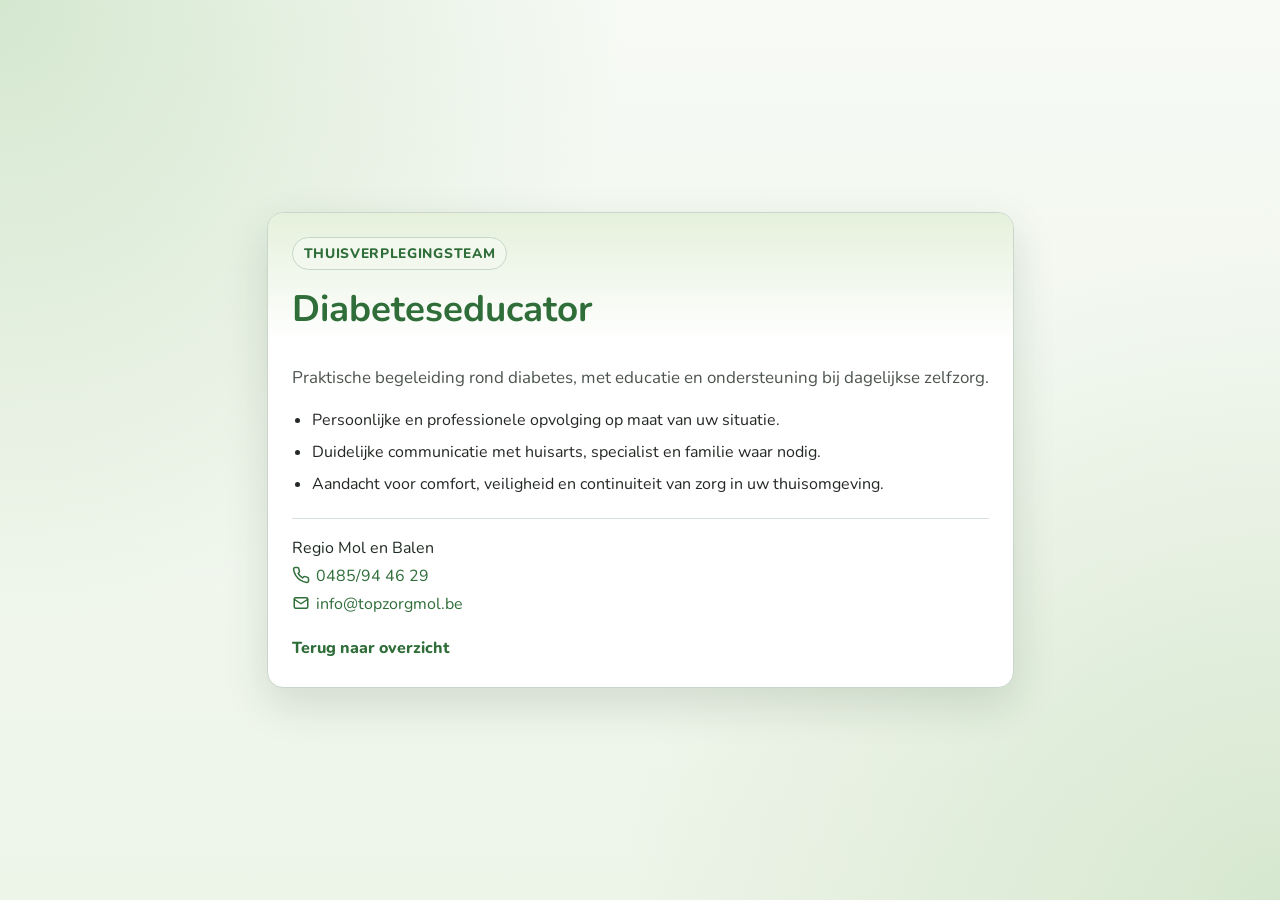
<file: services/diabeteseducator.html>
<!DOCTYPE html>
<html lang="nl">
<head>
  <meta charset="UTF-8">
  <meta name="viewport" content="width=device-width, initial-scale=1.0">
  <meta name="description" content="Gespecialiseerde thuisverpleging in regio Mol met professionele begeleiding en opvolging aan huis.">
  <title>Diabeteseducator | Thuisverplegingsteam</title>
  <link rel="preconnect" href="https://fonts.googleapis.com">
  <link rel="preconnect" href="https://fonts.gstatic.com" crossorigin>
  <link href="https://fonts.googleapis.com/css2?family=Nunito:wght@400;600;700;800&display=swap" rel="stylesheet">
  <link rel="stylesheet" href="service.css?v=2">
</head>
<body>
  <main>
    <article class="card">
    <header class="top">
      <span class="badge">Thuisverplegingsteam</span>
      <h1>Diabeteseducator</h1>
    </header>
    <section class="main">
      <p class="lead">Praktische begeleiding rond diabetes, met educatie en ondersteuning bij dagelijkse zelfzorg.</p>
      <ul class="points">
        <li>Persoonlijke en professionele opvolging op maat van uw situatie.</li>
        <li>Duidelijke communicatie met huisarts, specialist en familie waar nodig.</li>
        <li>Aandacht voor comfort, veiligheid en continuiteit van zorg in uw thuisomgeving.</li>
      </ul>
      <div class="contact">
        <div class="contact-info">
          <p class="region">Regio Mol en Balen</p>
          <p class="phone"><a href="tel:0485944629"><svg width="18" height="18" viewBox="0 0 24 24" fill="none" stroke="currentColor" stroke-width="2" stroke-linecap="round" stroke-linejoin="round" aria-hidden="true"><path d="M22 16.92v3a2 2 0 0 1-2.18 2 19.8 19.8 0 0 1-8.63-3.07 19.5 19.5 0 0 1-6-6A19.8 19.8 0 0 1 2.12 4.18 2 2 0 0 1 4.11 2h3a2 2 0 0 1 2 1.72c.13.96.36 1.9.7 2.81a2 2 0 0 1-.45 2.11L8.09 9.91a16 16 0 0 0 6 6l1.27-1.27a2 2 0 0 1 2.11-.45c.91.34 1.85.57 2.81.7A2 2 0 0 1 22 16.92z"/></svg>0485/94 46 29</a></p>
          <p class="mail"><a href="mailto:info@topzorgmol.be"><svg width="18" height="18" viewBox="0 0 24 24" fill="none" stroke="currentColor" stroke-width="2" stroke-linecap="round" stroke-linejoin="round" aria-hidden="true"><rect x="3" y="5" width="18" height="14" rx="2"/><path d="m3 7 9 6 9-6"/></svg>info@topzorgmol.be</a></p>
        </div>
        <a class="back" href="../index.html#aanbod">Terug naar overzicht</a>
      </div>
    </section>
  </article>
  </main>
</body>
</html>
</file>
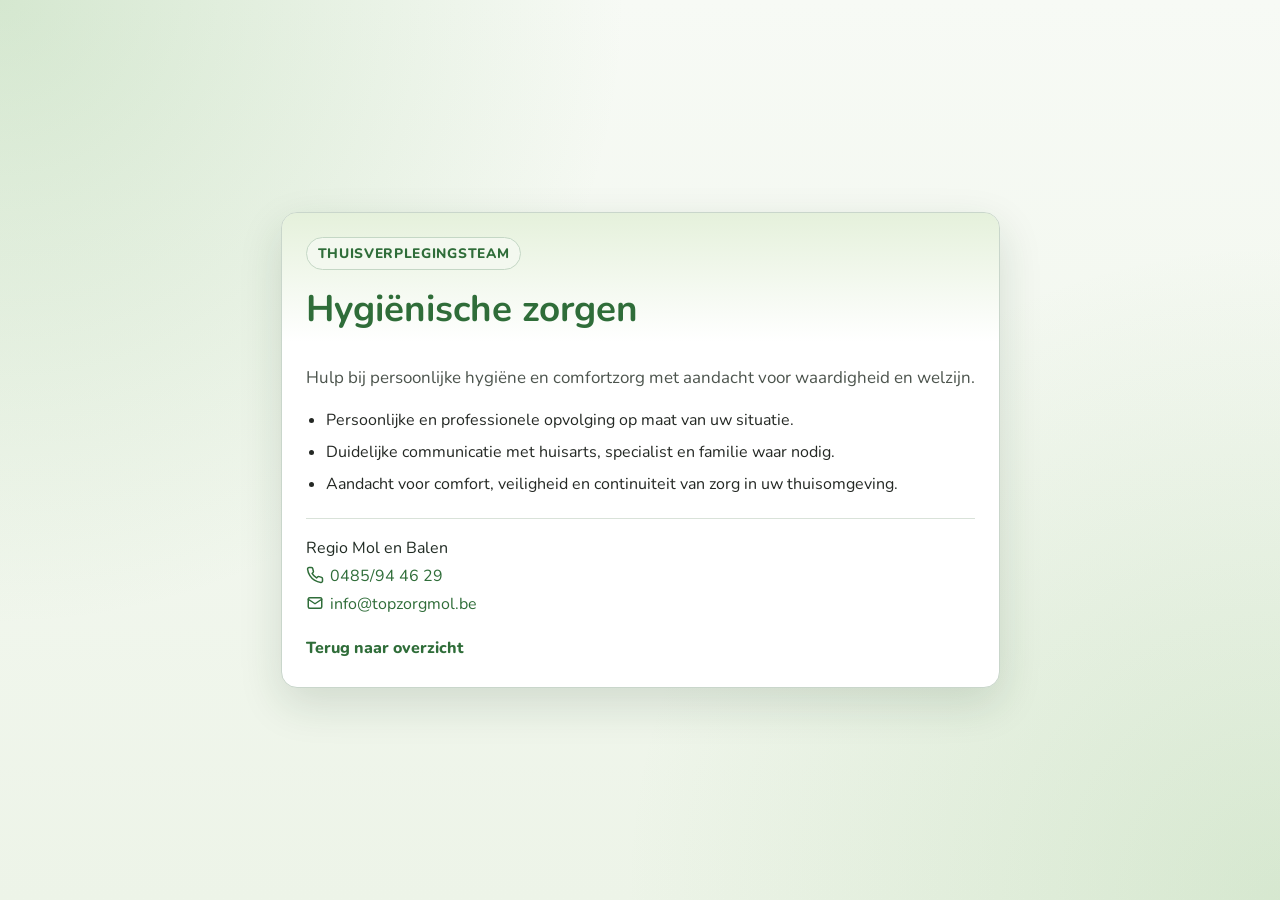
<file: services/hygienische-zorgen.html>
<!DOCTYPE html>
<html lang="nl">
<head>
  <meta charset="UTF-8">
  <meta name="viewport" content="width=device-width, initial-scale=1.0">
  <meta name="description" content="Gespecialiseerde thuisverpleging in regio Mol met professionele begeleiding en opvolging aan huis.">
  <title>Hygiënische zorgen | Thuisverplegingsteam</title>
  <link rel="preconnect" href="https://fonts.googleapis.com">
  <link rel="preconnect" href="https://fonts.gstatic.com" crossorigin>
  <link href="https://fonts.googleapis.com/css2?family=Nunito:wght@400;600;700;800&display=swap" rel="stylesheet">
  <link rel="stylesheet" href="service.css?v=2">
</head>
<body>
  <main>
    <article class="card">
    <header class="top">
      <span class="badge">Thuisverplegingsteam</span>
      <h1>Hygiënische zorgen</h1>
    </header>
    <section class="main">
      <p class="lead">Hulp bij persoonlijke hygiëne en comfortzorg met aandacht voor waardigheid en welzijn.</p>
      <ul class="points">
        <li>Persoonlijke en professionele opvolging op maat van uw situatie.</li>
        <li>Duidelijke communicatie met huisarts, specialist en familie waar nodig.</li>
        <li>Aandacht voor comfort, veiligheid en continuiteit van zorg in uw thuisomgeving.</li>
      </ul>
      <div class="contact">
        <div class="contact-info">
          <p class="region">Regio Mol en Balen</p>
          <p class="phone"><a href="tel:0485944629"><svg width="18" height="18" viewBox="0 0 24 24" fill="none" stroke="currentColor" stroke-width="2" stroke-linecap="round" stroke-linejoin="round" aria-hidden="true"><path d="M22 16.92v3a2 2 0 0 1-2.18 2 19.8 19.8 0 0 1-8.63-3.07 19.5 19.5 0 0 1-6-6A19.8 19.8 0 0 1 2.12 4.18 2 2 0 0 1 4.11 2h3a2 2 0 0 1 2 1.72c.13.96.36 1.9.7 2.81a2 2 0 0 1-.45 2.11L8.09 9.91a16 16 0 0 0 6 6l1.27-1.27a2 2 0 0 1 2.11-.45c.91.34 1.85.57 2.81.7A2 2 0 0 1 22 16.92z"/></svg>0485/94 46 29</a></p>
          <p class="mail"><a href="mailto:info@topzorgmol.be"><svg width="18" height="18" viewBox="0 0 24 24" fill="none" stroke="currentColor" stroke-width="2" stroke-linecap="round" stroke-linejoin="round" aria-hidden="true"><rect x="3" y="5" width="18" height="14" rx="2"/><path d="m3 7 9 6 9-6"/></svg>info@topzorgmol.be</a></p>
        </div>
        <a class="back" href="../index.html#aanbod">Terug naar overzicht</a>
      </div>
    </section>
  </article>
  </main>
</body>
</html>
</file>
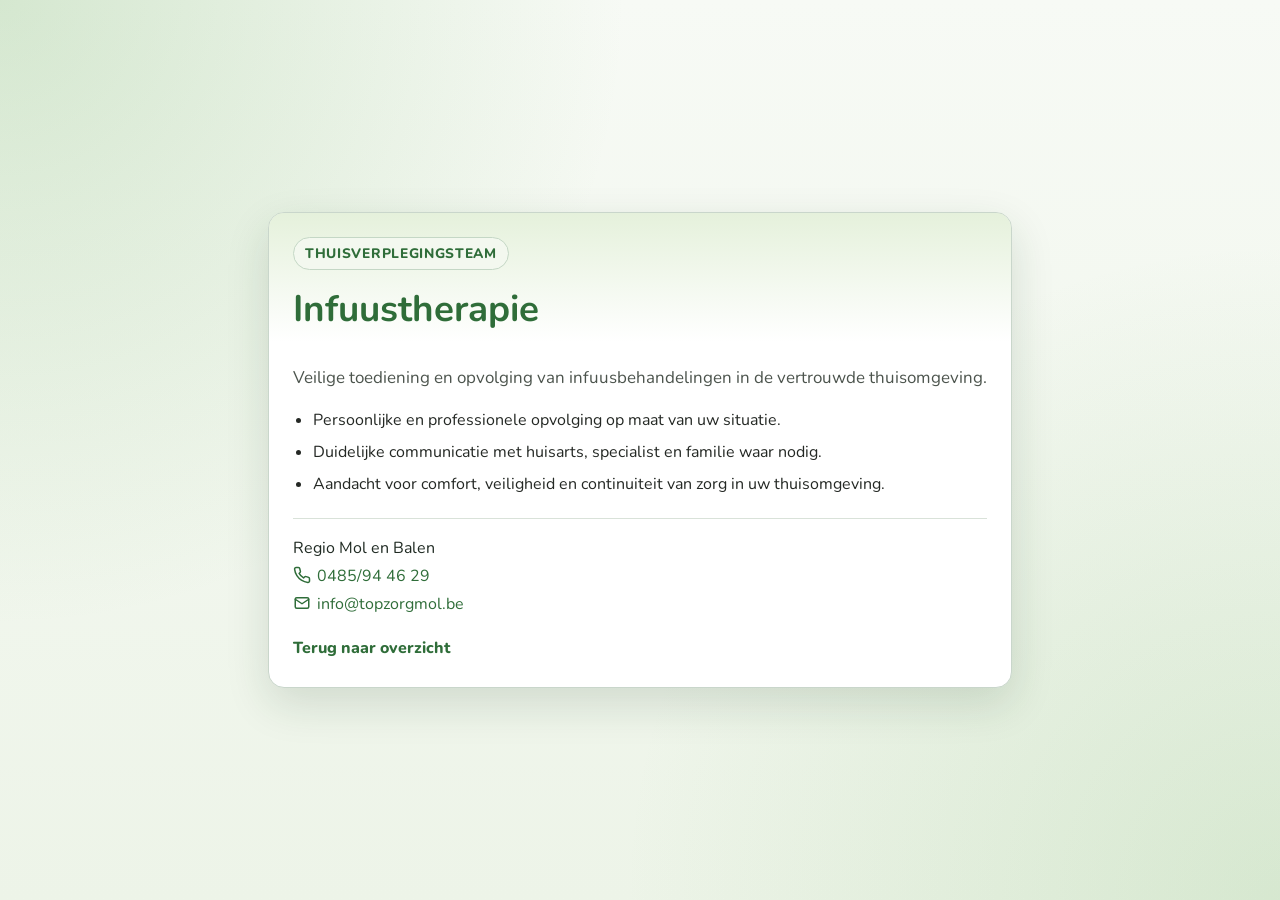
<file: services/infuustherapie.html>
<!DOCTYPE html>
<html lang="nl">
<head>
  <meta charset="UTF-8">
  <meta name="viewport" content="width=device-width, initial-scale=1.0">
  <meta name="description" content="Gespecialiseerde thuisverpleging in regio Mol met professionele begeleiding en opvolging aan huis.">
  <title>Infuustherapie | Thuisverplegingsteam</title>
  <link rel="preconnect" href="https://fonts.googleapis.com">
  <link rel="preconnect" href="https://fonts.gstatic.com" crossorigin>
  <link href="https://fonts.googleapis.com/css2?family=Nunito:wght@400;600;700;800&display=swap" rel="stylesheet">
  <link rel="stylesheet" href="service.css?v=2">
</head>
<body>
  <main>
    <article class="card">
    <header class="top">
      <span class="badge">Thuisverplegingsteam</span>
      <h1>Infuustherapie</h1>
    </header>
    <section class="main">
      <p class="lead">Veilige toediening en opvolging van infuusbehandelingen in de vertrouwde thuisomgeving.</p>
      <ul class="points">
        <li>Persoonlijke en professionele opvolging op maat van uw situatie.</li>
        <li>Duidelijke communicatie met huisarts, specialist en familie waar nodig.</li>
        <li>Aandacht voor comfort, veiligheid en continuiteit van zorg in uw thuisomgeving.</li>
      </ul>
      <div class="contact">
        <div class="contact-info">
          <p class="region">Regio Mol en Balen</p>
          <p class="phone"><a href="tel:0485944629"><svg width="18" height="18" viewBox="0 0 24 24" fill="none" stroke="currentColor" stroke-width="2" stroke-linecap="round" stroke-linejoin="round" aria-hidden="true"><path d="M22 16.92v3a2 2 0 0 1-2.18 2 19.8 19.8 0 0 1-8.63-3.07 19.5 19.5 0 0 1-6-6A19.8 19.8 0 0 1 2.12 4.18 2 2 0 0 1 4.11 2h3a2 2 0 0 1 2 1.72c.13.96.36 1.9.7 2.81a2 2 0 0 1-.45 2.11L8.09 9.91a16 16 0 0 0 6 6l1.27-1.27a2 2 0 0 1 2.11-.45c.91.34 1.85.57 2.81.7A2 2 0 0 1 22 16.92z"/></svg>0485/94 46 29</a></p>
          <p class="mail"><a href="mailto:info@topzorgmol.be"><svg width="18" height="18" viewBox="0 0 24 24" fill="none" stroke="currentColor" stroke-width="2" stroke-linecap="round" stroke-linejoin="round" aria-hidden="true"><rect x="3" y="5" width="18" height="14" rx="2"/><path d="m3 7 9 6 9-6"/></svg>info@topzorgmol.be</a></p>
        </div>
        <a class="back" href="../index.html#aanbod">Terug naar overzicht</a>
      </div>
    </section>
  </article>
  </main>
</body>
</html>
</file>
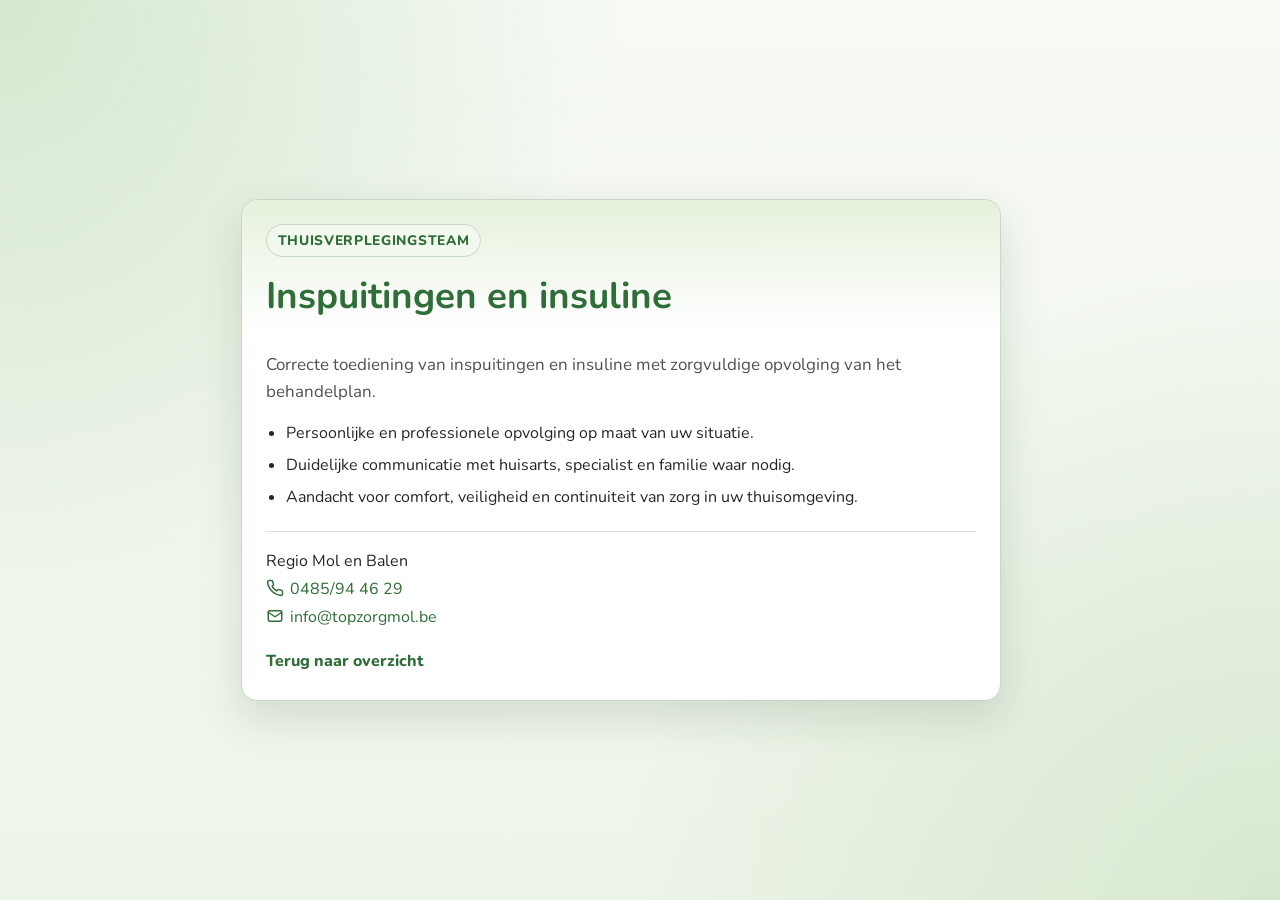
<file: services/inspuitingen-en-insuline.html>
<!DOCTYPE html>
<html lang="nl">
<head>
  <meta charset="UTF-8">
  <meta name="viewport" content="width=device-width, initial-scale=1.0">
  <meta name="description" content="Gespecialiseerde thuisverpleging in regio Mol met professionele begeleiding en opvolging aan huis.">
  <title>Inspuitingen en insuline | Thuisverplegingsteam</title>
  <link rel="preconnect" href="https://fonts.googleapis.com">
  <link rel="preconnect" href="https://fonts.gstatic.com" crossorigin>
  <link href="https://fonts.googleapis.com/css2?family=Nunito:wght@400;600;700;800&display=swap" rel="stylesheet">
  <link rel="stylesheet" href="service.css?v=2">
</head>
<body>
  <main>
    <article class="card">
    <header class="top">
      <span class="badge">Thuisverplegingsteam</span>
      <h1>Inspuitingen en insuline</h1>
    </header>
    <section class="main">
      <p class="lead">Correcte toediening van inspuitingen en insuline met zorgvuldige opvolging van het behandelplan.</p>
      <ul class="points">
        <li>Persoonlijke en professionele opvolging op maat van uw situatie.</li>
        <li>Duidelijke communicatie met huisarts, specialist en familie waar nodig.</li>
        <li>Aandacht voor comfort, veiligheid en continuiteit van zorg in uw thuisomgeving.</li>
      </ul>
      <div class="contact">
        <div class="contact-info">
          <p class="region">Regio Mol en Balen</p>
          <p class="phone"><a href="tel:0485944629"><svg width="18" height="18" viewBox="0 0 24 24" fill="none" stroke="currentColor" stroke-width="2" stroke-linecap="round" stroke-linejoin="round" aria-hidden="true"><path d="M22 16.92v3a2 2 0 0 1-2.18 2 19.8 19.8 0 0 1-8.63-3.07 19.5 19.5 0 0 1-6-6A19.8 19.8 0 0 1 2.12 4.18 2 2 0 0 1 4.11 2h3a2 2 0 0 1 2 1.72c.13.96.36 1.9.7 2.81a2 2 0 0 1-.45 2.11L8.09 9.91a16 16 0 0 0 6 6l1.27-1.27a2 2 0 0 1 2.11-.45c.91.34 1.85.57 2.81.7A2 2 0 0 1 22 16.92z"/></svg>0485/94 46 29</a></p>
          <p class="mail"><a href="mailto:info@topzorgmol.be"><svg width="18" height="18" viewBox="0 0 24 24" fill="none" stroke="currentColor" stroke-width="2" stroke-linecap="round" stroke-linejoin="round" aria-hidden="true"><rect x="3" y="5" width="18" height="14" rx="2"/><path d="m3 7 9 6 9-6"/></svg>info@topzorgmol.be</a></p>
        </div>
        <a class="back" href="../index.html#aanbod">Terug naar overzicht</a>
      </div>
    </section>
  </article>
  </main>
</body>
</html>
</file>
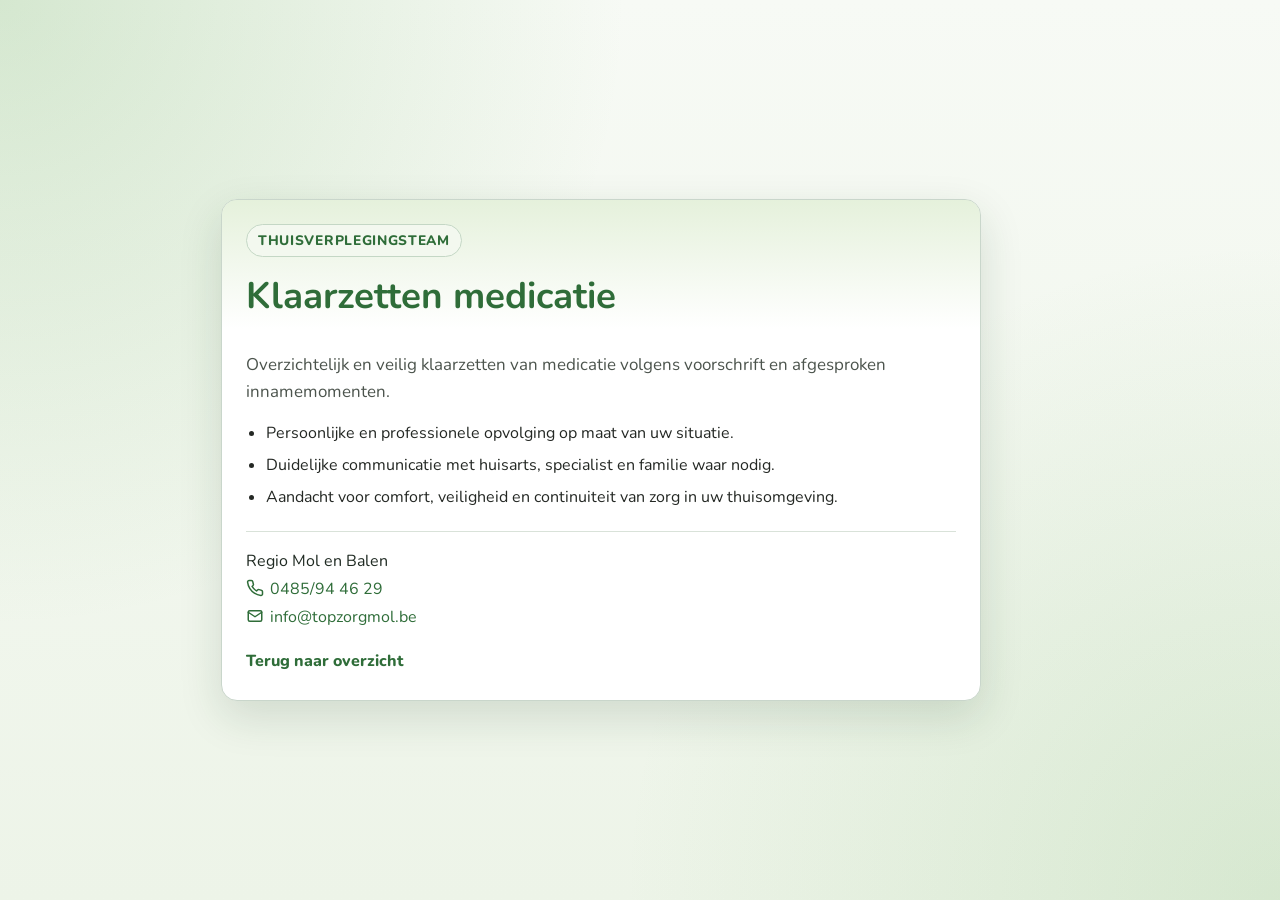
<file: services/klaarzetten-medicatie.html>
<!DOCTYPE html>
<html lang="nl">
<head>
  <meta charset="UTF-8">
  <meta name="viewport" content="width=device-width, initial-scale=1.0">
  <meta name="description" content="Gespecialiseerde thuisverpleging in regio Mol met professionele begeleiding en opvolging aan huis.">
  <title>Klaarzetten medicatie | Thuisverplegingsteam</title>
  <link rel="preconnect" href="https://fonts.googleapis.com">
  <link rel="preconnect" href="https://fonts.gstatic.com" crossorigin>
  <link href="https://fonts.googleapis.com/css2?family=Nunito:wght@400;600;700;800&display=swap" rel="stylesheet">
  <link rel="stylesheet" href="service.css?v=2">
</head>
<body>
  <main>
    <article class="card">
    <header class="top">
      <span class="badge">Thuisverplegingsteam</span>
      <h1>Klaarzetten medicatie</h1>
    </header>
    <section class="main">
      <p class="lead">Overzichtelijk en veilig klaarzetten van medicatie volgens voorschrift en afgesproken innamemomenten.</p>
      <ul class="points">
        <li>Persoonlijke en professionele opvolging op maat van uw situatie.</li>
        <li>Duidelijke communicatie met huisarts, specialist en familie waar nodig.</li>
        <li>Aandacht voor comfort, veiligheid en continuiteit van zorg in uw thuisomgeving.</li>
      </ul>
      <div class="contact">
        <div class="contact-info">
          <p class="region">Regio Mol en Balen</p>
          <p class="phone"><a href="tel:0485944629"><svg width="18" height="18" viewBox="0 0 24 24" fill="none" stroke="currentColor" stroke-width="2" stroke-linecap="round" stroke-linejoin="round" aria-hidden="true"><path d="M22 16.92v3a2 2 0 0 1-2.18 2 19.8 19.8 0 0 1-8.63-3.07 19.5 19.5 0 0 1-6-6A19.8 19.8 0 0 1 2.12 4.18 2 2 0 0 1 4.11 2h3a2 2 0 0 1 2 1.72c.13.96.36 1.9.7 2.81a2 2 0 0 1-.45 2.11L8.09 9.91a16 16 0 0 0 6 6l1.27-1.27a2 2 0 0 1 2.11-.45c.91.34 1.85.57 2.81.7A2 2 0 0 1 22 16.92z"/></svg>0485/94 46 29</a></p>
          <p class="mail"><a href="mailto:info@topzorgmol.be"><svg width="18" height="18" viewBox="0 0 24 24" fill="none" stroke="currentColor" stroke-width="2" stroke-linecap="round" stroke-linejoin="round" aria-hidden="true"><rect x="3" y="5" width="18" height="14" rx="2"/><path d="m3 7 9 6 9-6"/></svg>info@topzorgmol.be</a></p>
        </div>
        <a class="back" href="../index.html#aanbod">Terug naar overzicht</a>
      </div>
    </section>
  </article>
  </main>
</body>
</html>
</file>
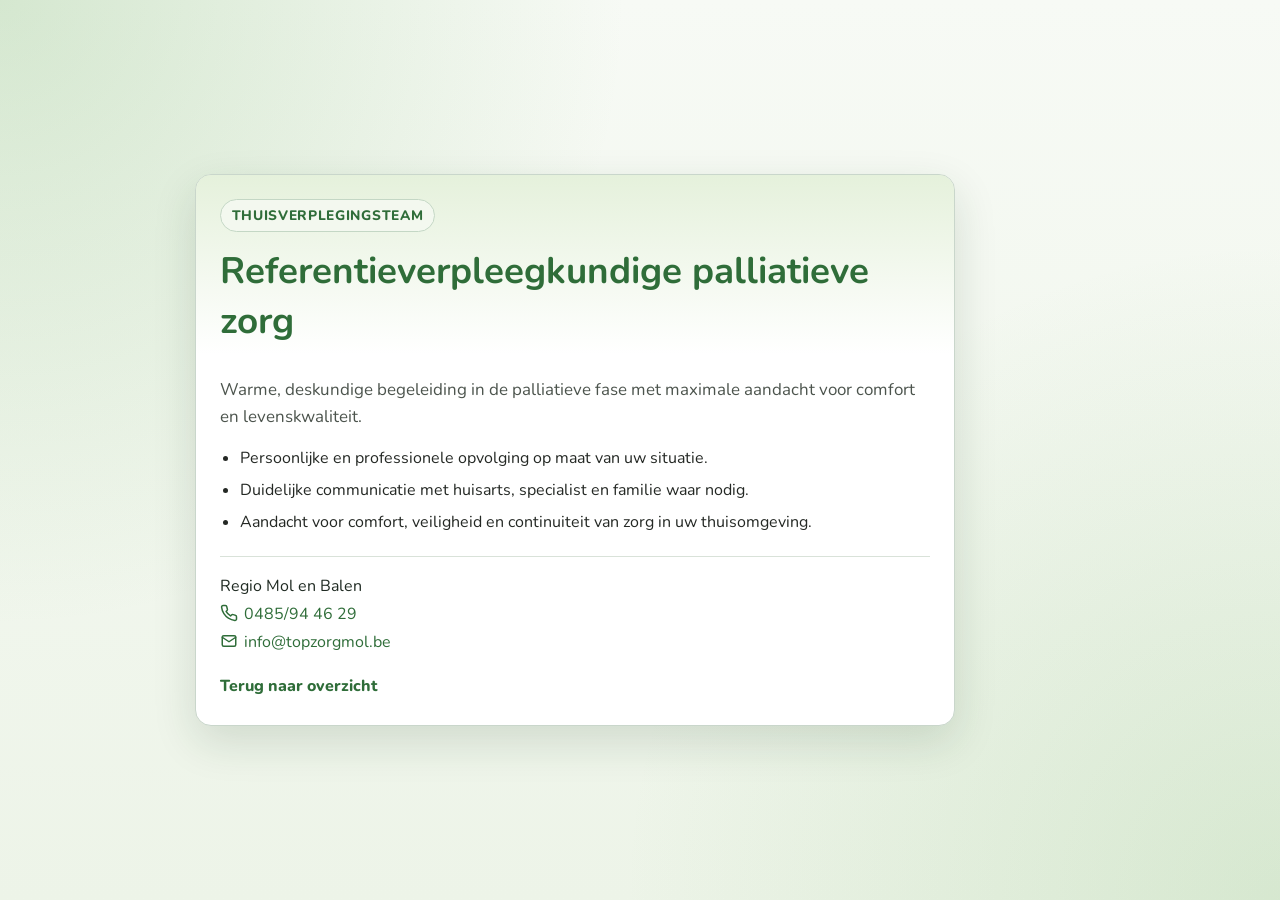
<file: services/palliatieve-zorg.html>
<!DOCTYPE html>
<html lang="nl">
<head>
  <meta charset="UTF-8">
  <meta name="viewport" content="width=device-width, initial-scale=1.0">
  <meta name="description" content="Gespecialiseerde thuisverpleging in regio Mol met professionele begeleiding en opvolging aan huis.">
  <title>Referentieverpleegkundige palliatieve zorg | Thuisverplegingsteam</title>
  <link rel="preconnect" href="https://fonts.googleapis.com">
  <link rel="preconnect" href="https://fonts.gstatic.com" crossorigin>
  <link href="https://fonts.googleapis.com/css2?family=Nunito:wght@400;600;700;800&display=swap" rel="stylesheet">
  <link rel="stylesheet" href="service.css?v=2">
</head>
<body>
  <main>
    <article class="card">
    <header class="top">
      <span class="badge">Thuisverplegingsteam</span>
      <h1>Referentieverpleegkundige palliatieve zorg</h1>
    </header>
    <section class="main">
      <p class="lead">Warme, deskundige begeleiding in de palliatieve fase met maximale aandacht voor comfort en levenskwaliteit.</p>
      <ul class="points">
        <li>Persoonlijke en professionele opvolging op maat van uw situatie.</li>
        <li>Duidelijke communicatie met huisarts, specialist en familie waar nodig.</li>
        <li>Aandacht voor comfort, veiligheid en continuiteit van zorg in uw thuisomgeving.</li>
      </ul>
      <div class="contact">
        <div class="contact-info">
          <p class="region">Regio Mol en Balen</p>
          <p class="phone"><a href="tel:0485944629"><svg width="18" height="18" viewBox="0 0 24 24" fill="none" stroke="currentColor" stroke-width="2" stroke-linecap="round" stroke-linejoin="round" aria-hidden="true"><path d="M22 16.92v3a2 2 0 0 1-2.18 2 19.8 19.8 0 0 1-8.63-3.07 19.5 19.5 0 0 1-6-6A19.8 19.8 0 0 1 2.12 4.18 2 2 0 0 1 4.11 2h3a2 2 0 0 1 2 1.72c.13.96.36 1.9.7 2.81a2 2 0 0 1-.45 2.11L8.09 9.91a16 16 0 0 0 6 6l1.27-1.27a2 2 0 0 1 2.11-.45c.91.34 1.85.57 2.81.7A2 2 0 0 1 22 16.92z"/></svg>0485/94 46 29</a></p>
          <p class="mail"><a href="mailto:info@topzorgmol.be"><svg width="18" height="18" viewBox="0 0 24 24" fill="none" stroke="currentColor" stroke-width="2" stroke-linecap="round" stroke-linejoin="round" aria-hidden="true"><rect x="3" y="5" width="18" height="14" rx="2"/><path d="m3 7 9 6 9-6"/></svg>info@topzorgmol.be</a></p>
        </div>
        <a class="back" href="../index.html#aanbod">Terug naar overzicht</a>
      </div>
    </section>
  </article>
  </main>
</body>
</html>
</file>
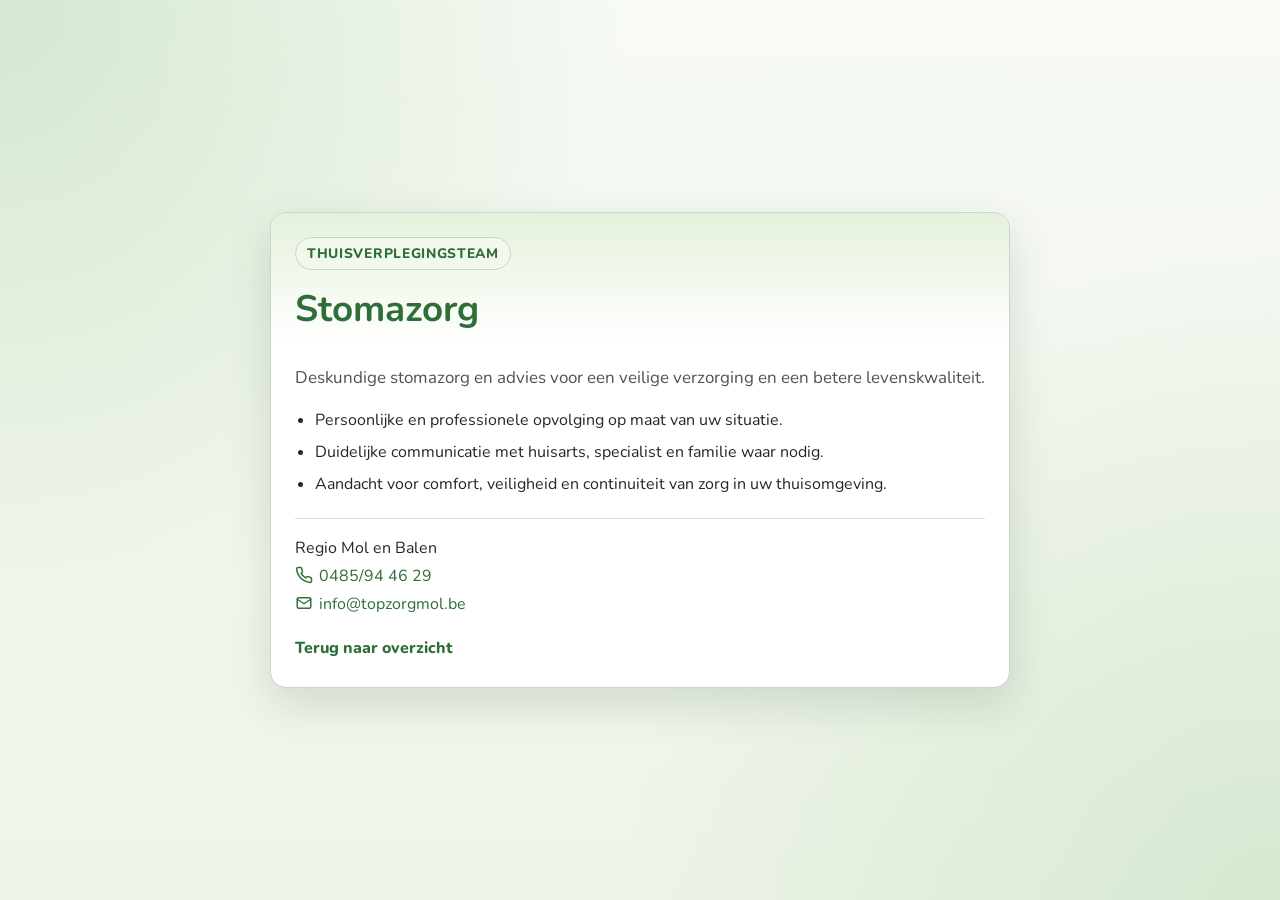
<file: services/stomazorg.html>
<!DOCTYPE html>
<html lang="nl">
<head>
  <meta charset="UTF-8">
  <meta name="viewport" content="width=device-width, initial-scale=1.0">
  <meta name="description" content="Gespecialiseerde thuisverpleging in regio Mol met professionele begeleiding en opvolging aan huis.">
  <title>Stomazorg | Thuisverplegingsteam</title>
  <link rel="preconnect" href="https://fonts.googleapis.com">
  <link rel="preconnect" href="https://fonts.gstatic.com" crossorigin>
  <link href="https://fonts.googleapis.com/css2?family=Nunito:wght@400;600;700;800&display=swap" rel="stylesheet">
  <link rel="stylesheet" href="service.css?v=2">
</head>
<body>
  <main>
    <article class="card">
    <header class="top">
      <span class="badge">Thuisverplegingsteam</span>
      <h1>Stomazorg</h1>
    </header>
    <section class="main">
      <p class="lead">Deskundige stomazorg en advies voor een veilige verzorging en een betere levenskwaliteit.</p>
      <ul class="points">
        <li>Persoonlijke en professionele opvolging op maat van uw situatie.</li>
        <li>Duidelijke communicatie met huisarts, specialist en familie waar nodig.</li>
        <li>Aandacht voor comfort, veiligheid en continuiteit van zorg in uw thuisomgeving.</li>
      </ul>
      <div class="contact">
        <div class="contact-info">
          <p class="region">Regio Mol en Balen</p>
          <p class="phone"><a href="tel:0485944629"><svg width="18" height="18" viewBox="0 0 24 24" fill="none" stroke="currentColor" stroke-width="2" stroke-linecap="round" stroke-linejoin="round" aria-hidden="true"><path d="M22 16.92v3a2 2 0 0 1-2.18 2 19.8 19.8 0 0 1-8.63-3.07 19.5 19.5 0 0 1-6-6A19.8 19.8 0 0 1 2.12 4.18 2 2 0 0 1 4.11 2h3a2 2 0 0 1 2 1.72c.13.96.36 1.9.7 2.81a2 2 0 0 1-.45 2.11L8.09 9.91a16 16 0 0 0 6 6l1.27-1.27a2 2 0 0 1 2.11-.45c.91.34 1.85.57 2.81.7A2 2 0 0 1 22 16.92z"/></svg>0485/94 46 29</a></p>
          <p class="mail"><a href="mailto:info@topzorgmol.be"><svg width="18" height="18" viewBox="0 0 24 24" fill="none" stroke="currentColor" stroke-width="2" stroke-linecap="round" stroke-linejoin="round" aria-hidden="true"><rect x="3" y="5" width="18" height="14" rx="2"/><path d="m3 7 9 6 9-6"/></svg>info@topzorgmol.be</a></p>
        </div>
        <a class="back" href="../index.html#aanbod">Terug naar overzicht</a>
      </div>
    </section>
  </article>
  </main>
</body>
</html>
</file>
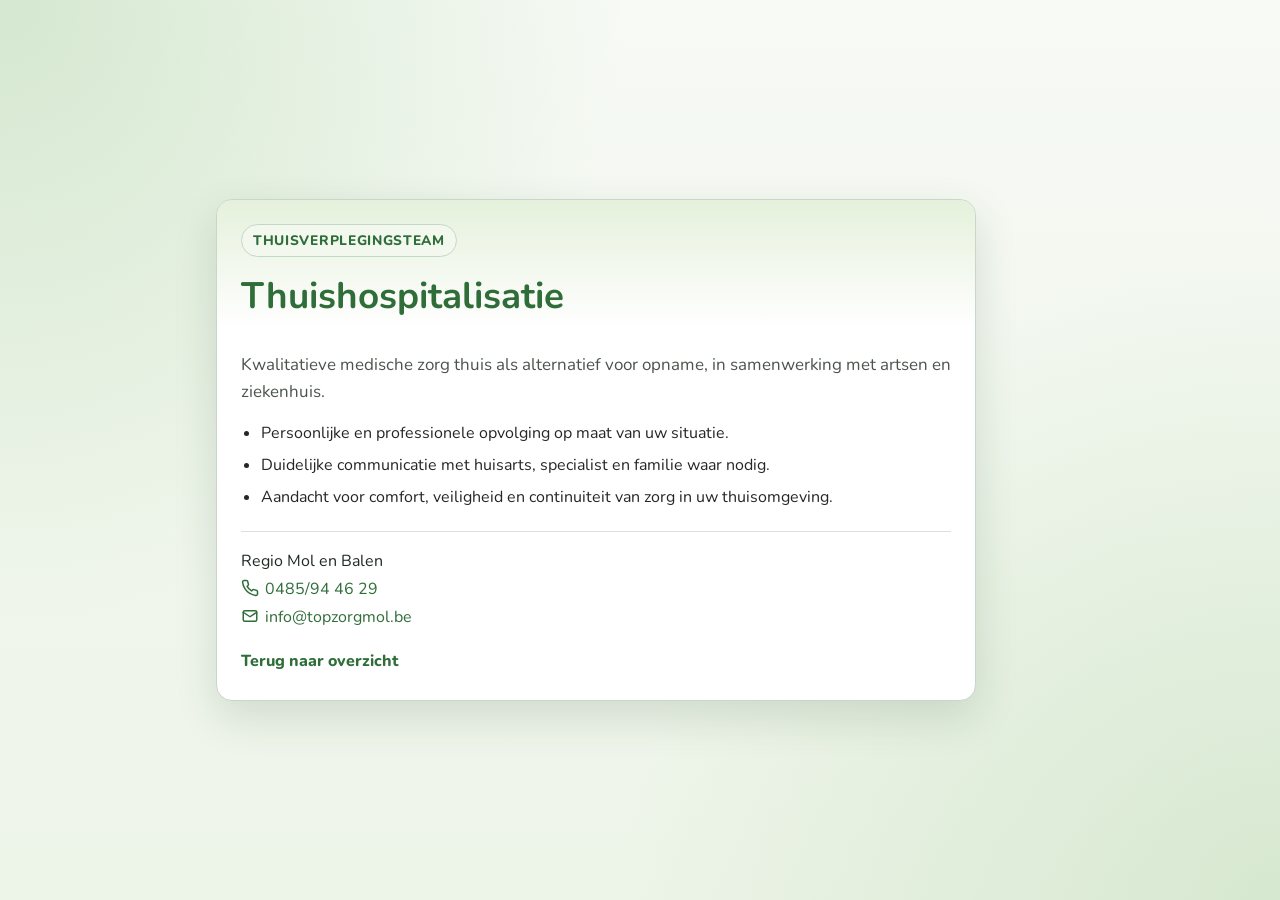
<file: services/thuishospitalisatie.html>
<!DOCTYPE html>
<html lang="nl">
<head>
  <meta charset="UTF-8">
  <meta name="viewport" content="width=device-width, initial-scale=1.0">
  <meta name="description" content="Gespecialiseerde thuisverpleging in regio Mol met professionele begeleiding en opvolging aan huis.">
  <title>Thuishospitalisatie | Thuisverplegingsteam</title>
  <link rel="preconnect" href="https://fonts.googleapis.com">
  <link rel="preconnect" href="https://fonts.gstatic.com" crossorigin>
  <link href="https://fonts.googleapis.com/css2?family=Nunito:wght@400;600;700;800&display=swap" rel="stylesheet">
  <link rel="stylesheet" href="service.css?v=2">
</head>
<body>
  <main>
    <article class="card">
    <header class="top">
      <span class="badge">Thuisverplegingsteam</span>
      <h1>Thuishospitalisatie</h1>
    </header>
    <section class="main">
      <p class="lead">Kwalitatieve medische zorg thuis als alternatief voor opname, in samenwerking met artsen en ziekenhuis.</p>
      <ul class="points">
        <li>Persoonlijke en professionele opvolging op maat van uw situatie.</li>
        <li>Duidelijke communicatie met huisarts, specialist en familie waar nodig.</li>
        <li>Aandacht voor comfort, veiligheid en continuiteit van zorg in uw thuisomgeving.</li>
      </ul>
      <div class="contact">
        <div class="contact-info">
          <p class="region">Regio Mol en Balen</p>
          <p class="phone"><a href="tel:0485944629"><svg width="18" height="18" viewBox="0 0 24 24" fill="none" stroke="currentColor" stroke-width="2" stroke-linecap="round" stroke-linejoin="round" aria-hidden="true"><path d="M22 16.92v3a2 2 0 0 1-2.18 2 19.8 19.8 0 0 1-8.63-3.07 19.5 19.5 0 0 1-6-6A19.8 19.8 0 0 1 2.12 4.18 2 2 0 0 1 4.11 2h3a2 2 0 0 1 2 1.72c.13.96.36 1.9.7 2.81a2 2 0 0 1-.45 2.11L8.09 9.91a16 16 0 0 0 6 6l1.27-1.27a2 2 0 0 1 2.11-.45c.91.34 1.85.57 2.81.7A2 2 0 0 1 22 16.92z"/></svg>0485/94 46 29</a></p>
          <p class="mail"><a href="mailto:info@topzorgmol.be"><svg width="18" height="18" viewBox="0 0 24 24" fill="none" stroke="currentColor" stroke-width="2" stroke-linecap="round" stroke-linejoin="round" aria-hidden="true"><rect x="3" y="5" width="18" height="14" rx="2"/><path d="m3 7 9 6 9-6"/></svg>info@topzorgmol.be</a></p>
        </div>
        <a class="back" href="../index.html#aanbod">Terug naar overzicht</a>
      </div>
    </section>
  </article>
  </main>
</body>
</html>
</file>
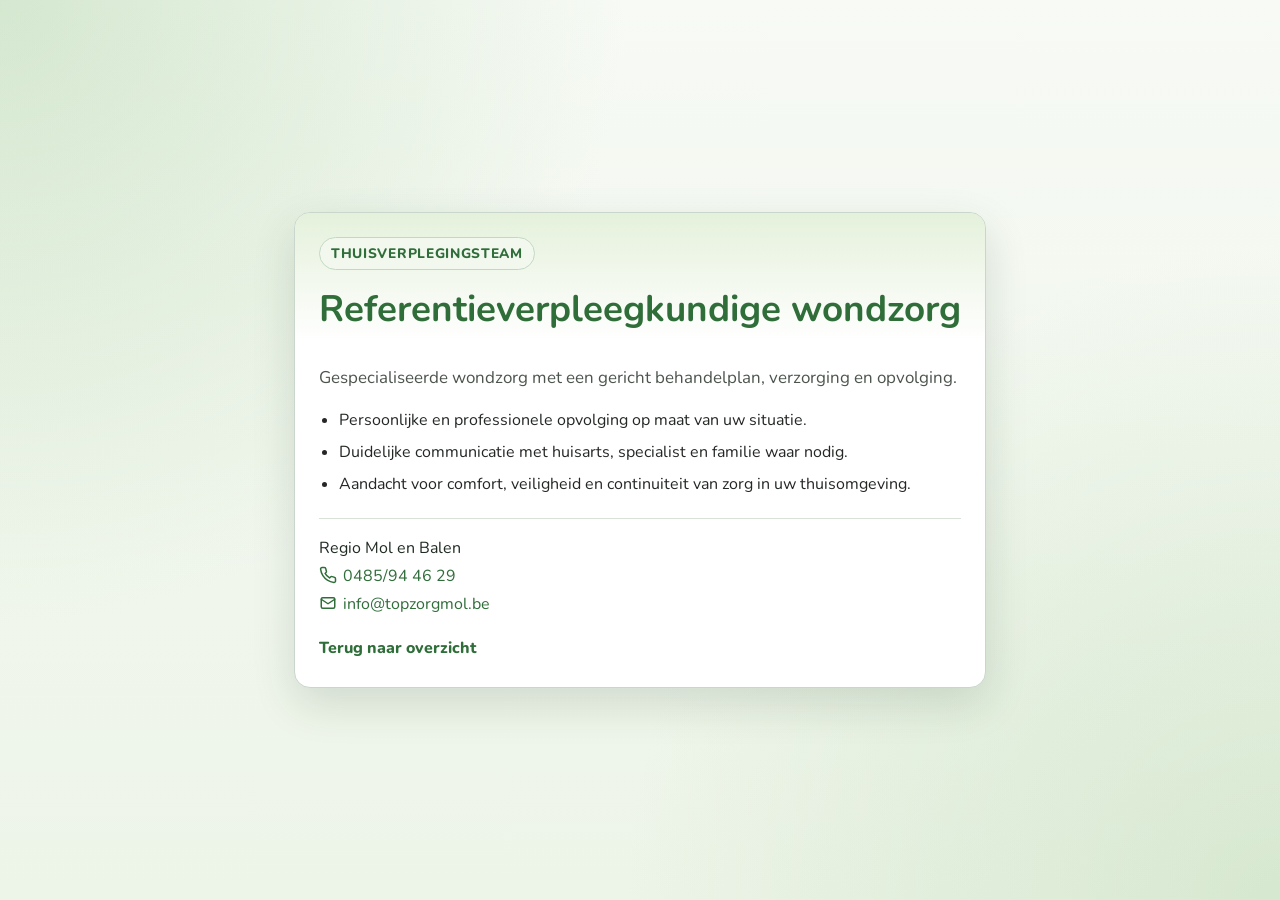
<file: services/wondzorg.html>
<!DOCTYPE html>
<html lang="nl">
<head>
  <meta charset="UTF-8">
  <meta name="viewport" content="width=device-width, initial-scale=1.0">
  <meta name="description" content="Gespecialiseerde thuisverpleging in regio Mol met professionele begeleiding en opvolging aan huis.">
  <title>Referentieverpleegkundige wondzorg | Thuisverplegingsteam</title>
  <link rel="preconnect" href="https://fonts.googleapis.com">
  <link rel="preconnect" href="https://fonts.gstatic.com" crossorigin>
  <link href="https://fonts.googleapis.com/css2?family=Nunito:wght@400;600;700;800&display=swap" rel="stylesheet">
  <link rel="stylesheet" href="service.css?v=2">
</head>
<body>
  <main>
    <article class="card">
    <header class="top">
      <span class="badge">Thuisverplegingsteam</span>
      <h1>Referentieverpleegkundige wondzorg</h1>
    </header>
    <section class="main">
      <p class="lead">Gespecialiseerde wondzorg met een gericht behandelplan, verzorging en opvolging.</p>
      <ul class="points">
        <li>Persoonlijke en professionele opvolging op maat van uw situatie.</li>
        <li>Duidelijke communicatie met huisarts, specialist en familie waar nodig.</li>
        <li>Aandacht voor comfort, veiligheid en continuiteit van zorg in uw thuisomgeving.</li>
      </ul>
      <div class="contact">
        <div class="contact-info">
          <p class="region">Regio Mol en Balen</p>
          <p class="phone"><a href="tel:0485944629"><svg width="18" height="18" viewBox="0 0 24 24" fill="none" stroke="currentColor" stroke-width="2" stroke-linecap="round" stroke-linejoin="round" aria-hidden="true"><path d="M22 16.92v3a2 2 0 0 1-2.18 2 19.8 19.8 0 0 1-8.63-3.07 19.5 19.5 0 0 1-6-6A19.8 19.8 0 0 1 2.12 4.18 2 2 0 0 1 4.11 2h3a2 2 0 0 1 2 1.72c.13.96.36 1.9.7 2.81a2 2 0 0 1-.45 2.11L8.09 9.91a16 16 0 0 0 6 6l1.27-1.27a2 2 0 0 1 2.11-.45c.91.34 1.85.57 2.81.7A2 2 0 0 1 22 16.92z"/></svg>0485/94 46 29</a></p>
          <p class="mail"><a href="mailto:info@topzorgmol.be"><svg width="18" height="18" viewBox="0 0 24 24" fill="none" stroke="currentColor" stroke-width="2" stroke-linecap="round" stroke-linejoin="round" aria-hidden="true"><rect x="3" y="5" width="18" height="14" rx="2"/><path d="m3 7 9 6 9-6"/></svg>info@topzorgmol.be</a></p>
        </div>
        <a class="back" href="../index.html#aanbod">Terug naar overzicht</a>
      </div>
    </section>
  </article>
  </main>
</body>
</html>
</file>
<file: styles.css>
:root {
  --green-50: #f6faf3;
  --green-100: #ebf5e4;
  --green-200: #d6eac9;
  --green-500: #6ea768;
  --green-700: #2f6d39;
  --green-800: #1f4f2b;
  --text-900: #1f2320;
  --text-700: #4d564f;
  --line: #d8e2d7;
}

* {
  box-sizing: border-box;
}

body {
  margin: 0;
  font-family: "Nunito", "Segoe UI", sans-serif;
  color: var(--text-900);
  background: linear-gradient(180deg, #fcfefb 0%, #f4f8f1 100%);
  overflow-x: hidden;
}

.site {
  min-height: 100vh;
}

.container {
  width: min(1120px, calc(100% - 2rem));
  margin: 0 auto;
}

.hero {
  position: relative;
  min-height: auto;
  border-bottom: 1px solid #d5e2d5;
}

.hero-bg {
  position: absolute;
  inset: 0;
  z-index: -1;
  background:
    radial-gradient(ellipse 80% 55% at 100% 0%, rgba(110, 167, 104, 0.24), transparent 60%),
    radial-gradient(ellipse 70% 52% at 0% 100%, rgba(110, 167, 104, 0.2), transparent 62%),
    linear-gradient(180deg, #fbfef9 0%, #eef7e8 100%);
}

.hero-inner {
  min-height: auto;
  display: grid;
  grid-template-columns: 1fr;
}

.hero-content-panel {
  position: relative;
  isolation: isolate;
  overflow: hidden;
}

.hero-content-inner {
  width: calc(100% - 1.5rem);
  margin: 0 auto;
  padding: 1rem 0 1.8rem;
}

.brand-banner-wrap {
  margin-bottom: 0.8rem;
  border-radius: 12px;
  overflow: hidden;
  border: 1px solid #d4e1d5;
  box-shadow: 0 10px 24px rgba(28, 56, 28, 0.11);
  background: #f8fbf6;
}

.brand-banner {
  display: block;
  width: 100%;
  height: auto;
}

.topbar {
  display: flex;
  justify-content: center;
  align-items: center;
  gap: 1rem;
  margin-bottom: 1.2rem;
}

.top-actions {
  display: flex;
  align-items: center;
  justify-content: center;
}

.top-call-btn {
  font-size: 1rem;
  padding: 0.84rem 1.35rem;
}

.nowrap {
  white-space: nowrap;
}

.text-link {
  text-decoration: none;
  color: var(--green-700);
  font-weight: 800;
}

.text-link:hover,
.text-link:focus-visible {
  text-decoration: underline;
}

.brand {
  margin: 0;
  font-weight: 800;
  letter-spacing: 0.015em;
  color: var(--green-700);
  font-size: clamp(1.1rem, 2.5vw, 1.45rem);
}

.hero-copy {
  max-width: 720px;
}

.hero-layout {
  margin-top: 0.2rem;
}

.eyebrow {
  margin: 0;
  text-transform: uppercase;
  letter-spacing: 0.08em;
  font-size: 0.8rem;
  font-weight: 800;
  color: var(--green-700);
}

h1 {
  margin: 0.42rem 0 1rem;
  font-size: clamp(1.85rem, 8.2vw, 2.6rem);
  line-height: 1.08;
  color: var(--green-800);
  overflow-wrap: anywhere;
  hyphens: auto;
}

.hero-copy p {
  margin: 0;
  max-width: 62ch;
  line-height: 1.55;
  font-size: 1.01rem;
  color: var(--text-700);
}

.hero-image-panel {
  order: -1;
  min-height: 46vh;
  overflow: hidden;
}

.hero-image {
  width: 100%;
  height: 46vh;
  display: block;
  object-fit: cover;
  object-position: center;
  filter: none;
}

.actions {
  margin-top: 1.2rem;
  display: flex;
  flex-direction: column;
  align-items: stretch;
  gap: 0.55rem;
}

.actions .btn,
.actions .btn-soft {
  width: 100%;
}

.btn {
  display: inline-flex;
  align-items: center;
  justify-content: center;
  text-decoration: none;
  border: 0;
  border-radius: 999px;
  padding: 0.7rem 1.25rem;
  font-weight: 800;
  background: var(--green-700);
  color: #fff;
  transition: transform 160ms ease, box-shadow 160ms ease;
  box-shadow: 0 10px 22px rgba(47, 109, 57, 0.23);
}

.btn-soft {
  background: #e7f2dd;
  color: var(--green-800);
  box-shadow: none;
}

.btn:hover,
.btn:focus-visible,
.btn-soft:hover,
.btn-soft:focus-visible {
  transform: translateY(-1px);
}

.link-arrow {
  display: inline-flex;
  align-items: center;
  text-decoration: none;
  color: var(--green-700);
  font-weight: 800;
  padding: 0.35rem 0.1rem;
}

.link-arrow::after {
  content: "\2192";
  margin-left: 0.5rem;
}

.trust,
.services,
.regions {
  padding: 2.5rem 0;
}

.trust {
  background: #fff;
  border-bottom: 1px solid var(--line);
}

h2,
h3,
h4 {
  margin: 0;
}

h2 {
  font-size: clamp(1.55rem, 3.5vw, 2.2rem);
  color: #2b342c;
}

.subtitle {
  margin: 0.22rem 0 1rem;
  color: var(--green-700);
  font-weight: 700;
}

.quote {
  margin: 0;
  font-size: clamp(1.15rem, 2.2vw, 1.4rem);
  font-weight: 800;
  color: #334436;
}

.lead {
  margin: 1rem 0 0;
  max-width: 70ch;
  line-height: 1.65;
  color: var(--text-700);
}

.services {
  background: linear-gradient(180deg, #f9fcf7 0%, #f1f7ec 100%);
  border-bottom: 1px solid var(--line);
}

.section-tag {
  margin: 0;
  text-transform: uppercase;
  letter-spacing: 0.08em;
  font-size: 0.8rem;
  font-weight: 800;
  color: var(--green-700);
}

h3 {
  margin-top: 0.35rem;
  font-size: clamp(1.4rem, 3vw, 2rem);
  color: #263028;
}

.service-grid {
  margin-top: 1.4rem;
  display: grid;
  grid-template-columns: 1fr;
  gap: 0.9rem;
}

.service-card {
  text-decoration: none;
  border: 1px solid #cddccc;
  background: #fff;
  border-radius: 14px;
  padding: 1rem;
  display: flex;
  flex-direction: column;
  gap: 0.8rem;
  color: #2e3730;
  min-height: 104px;
  transition: transform 150ms ease, border-color 150ms ease, box-shadow 150ms ease;
}

.service-card span {
  font-weight: 700;
  line-height: 1.35;
}

.service-card strong {
  margin-top: auto;
  font-size: 0.9rem;
  color: var(--green-700);
}

.service-card:hover,
.service-card:focus-visible {
  transform: translateY(-2px);
  border-color: var(--green-500);
  box-shadow: 0 10px 18px rgba(42, 84, 49, 0.11);
}

.regions {
  background: #fff;
}

.faq {
  background: linear-gradient(180deg, #f9fcf7 0%, #eef6e8 100%);
  border-top: 1px solid var(--line);
  border-bottom: 1px solid var(--line);
  padding: 2.5rem 0;
}

.faq-grid {
  margin-top: 1.2rem;
  display: grid;
  gap: 0.9rem;
  grid-template-columns: 1fr;
}

.faq-grid article {
  background: #fff;
  border: 1px solid #d6e2d5;
  border-radius: 14px;
  padding: 1rem;
}

.faq-grid p {
  margin: 0.65rem 0 0;
  color: var(--text-700);
  line-height: 1.55;
}

.region-grid {
  margin-top: 1.2rem;
  display: grid;
  grid-template-columns: 1fr;
  gap: 1rem;
}

.region-grid article {
  border: 1px solid #d6e2d5;
  border-radius: 14px;
  background: #fcfefb;
  padding: 1rem;
}

.region-grid ul {
  margin: 0.85rem 0 0;
  padding-left: 1.05rem;
  columns: 1;
  gap: 1rem;
}

.region-grid li {
  margin: 0 0 0.45rem;
  break-inside: avoid;
  color: var(--text-700);
}

.contact-card p {
  margin: 0.75rem 0 0;
  color: var(--text-700);
  line-height: 1.55;
}

.contact-card .phone {
  margin: 1rem 0;
  font-size: 1.8rem;
  font-weight: 800;
  color: #222a24;
}

.site-footer {
  border-top: 1px solid var(--line);
  padding: 1rem;
  background: #f6faf3;
  display: flex;
  flex-direction: column;
  align-items: center;
  text-align: center;
  justify-content: center;
  gap: 0;
  font-weight: 700;
  color: #3b473f;
  text-align: center;
}

.site-footer p {
  margin: 0;
  line-height: 1.5;
}

.site-footer a {
  color: var(--green-700);
  text-decoration: none;
  white-space: nowrap;
}

.site-footer a:hover,
.site-footer a:focus-visible {
  text-decoration: underline;
}

@media (min-width: 641px) {
  .hero-content-inner {
    width: min(620px, calc(100% - 2rem));
  }

  .service-grid {
    grid-template-columns: repeat(2, minmax(0, 1fr));
  }

  .faq-grid {
    grid-template-columns: repeat(2, minmax(0, 1fr));
  }
}

@media (max-width: 430px) {
  .hero-content-inner {
    width: calc(100% - 1rem);
    padding: 0.8rem 0 1.35rem;
  }

  .brand-banner-wrap {
    margin-bottom: 0.62rem;
  }

  .topbar {
    margin-bottom: 0.95rem;
  }

  .top-call-btn {
    width: 100%;
    font-size: 0.98rem;
    padding: 0.82rem 1rem;
  }

  h1 {
    font-size: clamp(1.7rem, 10.5vw, 2.15rem);
    line-height: 1.12;
    letter-spacing: -0.01em;
    margin-bottom: 0.62rem;
  }

  .hero-copy p {
    font-size: 0.98rem;
    line-height: 1.52;
  }

  .actions {
    margin-top: 1rem;
  }

  .actions .btn,
  .actions .btn-soft {
    min-height: 48px;
    font-size: 1.03rem;
  }

  .hero-image-panel {
    min-height: 42vh;
  }

  .hero-image {
    height: 42vh;
    min-height: 300px;
    object-position: 56% center;
  }

  .trust,
  .services,
  .regions,
  .faq {
    padding: 2rem 0;
  }
}

@media (min-width: 1025px) {
  .hero {
    min-height: 100vh;
  }

  .hero-inner {
    min-height: 100vh;
    grid-template-columns: 25% 75%;
  }

  .hero-content-inner {
    width: min(460px, calc(100% - 2rem));
    padding: 1.25rem 0 2.4rem;
  }

  .brand-banner-wrap {
    margin-bottom: 1.15rem;
    border-radius: 16px;
  }

  .topbar {
    margin-bottom: 2.4rem;
  }

  .top-call-btn {
    font-size: 1.05rem;
    padding: 0.92rem 1.7rem;
  }

  h1 {
    font-size: clamp(1.7rem, 3.8vw, 3rem);
  }

  .hero-copy p {
    font-size: 1.08rem;
    line-height: 1.65;
  }

  .hero-image-panel {
    order: 0;
    min-height: 100vh;
  }

  .hero-image {
    height: 100%;
  }

  .actions {
    margin-top: 1.7rem;
    flex-direction: row;
    flex-wrap: wrap;
    align-items: center;
    gap: 0.75rem;
  }

  .actions .btn,
  .actions .btn-soft {
    width: auto;
  }

  .faq-grid {
    grid-template-columns: repeat(3, minmax(0, 1fr));
  }

  .link-arrow {
    padding: 0;
  }

  .trust,
  .services,
  .regions {
    padding: 4rem 0;
  }

  .service-grid {
    grid-template-columns: repeat(3, minmax(0, 1fr));
  }

  .service-card {
    min-height: 118px;
  }

  .region-grid {
    grid-template-columns: repeat(2, minmax(0, 1fr));
  }

  .region-grid ul {
    columns: 2;
  }

  .site-footer {
    text-align: center;
  }
}
</file>
<file: team.css>
:root {
  --green-50: #f7fbf4;
  --green-100: #e8f4de;
  --green-200: #d4e9c4;
  --green-500: #6da466;
  --green-700: #2f6d39;
  --green-800: #1f4f2b;
  --text-900: #1f2520;
  --text-700: #4f5951;
  --line: #d3dfd2;
}

* {
  box-sizing: border-box;
}

body {
  margin: 0;
  font-family: "Nunito", "Segoe UI", sans-serif;
  color: var(--text-900);
  background: linear-gradient(180deg, #fbfef9 0%, #f2f8ed 100%);
}

.container {
  width: min(1140px, calc(100% - 2rem));
  margin: 0 auto;
}

.team-hero {
  padding: 2.4rem 0 3rem;
  border-bottom: 1px solid var(--line);
  background:
    radial-gradient(ellipse at top right, rgba(109, 164, 102, 0.22), transparent 58%),
    radial-gradient(ellipse at bottom left, rgba(109, 164, 102, 0.18), transparent 62%),
    var(--green-50);
}

.back-home {
  display: inline-flex;
  align-items: center;
  text-decoration: none;
  color: var(--green-700);
  font-weight: 800;
}

.back-home::before {
  content: "\2190";
  margin-right: 0.5rem;
}

.tag {
  margin: 1.2rem 0 0;
  text-transform: uppercase;
  letter-spacing: 0.08em;
  font-size: 0.8rem;
  font-weight: 800;
  color: var(--green-700);
}

h1 {
  margin: 0.45rem 0 1rem;
  color: var(--green-800);
  font-size: clamp(2rem, 5vw, 3.2rem);
  line-height: 1.08;
  max-width: 18ch;
}

.team-hero p {
  margin: 0;
  max-width: 68ch;
  line-height: 1.65;
  color: var(--text-700);
}

.team-list {
  padding: 2.6rem 0;
}

.grid {
  display: grid;
  grid-template-columns: repeat(3, minmax(0, 1fr));
  gap: 1rem;
}

.member-card {
  background: #fff;
  border: 1px solid var(--line);
  border-radius: 16px;
  overflow: hidden;
  box-shadow: 0 10px 30px rgba(34, 55, 35, 0.08);
}

.member-photo {
  display: block;
  width: 100%;
  aspect-ratio: 3 / 4;
  object-fit: cover;
  object-position: center 12%;
  background: var(--green-100);
}

.photo-wendy {
  object-position: 50% 12%;
}

.photo-fien {
  object-position: 48% 14%;
}

.photo-jolien {
  object-position: 52% 12%;
}

.photo-laura {
  object-position: 50% 10%;
}

.photo-lindsy {
  object-position: 44% 12%;
}

.photo-marjan {
  object-position: 42% 10%;
}

.photo-marian {
  object-position: 36% 10%;
}

.photo-mia {
  object-position: 44% 11%;
}

.photo-sabrina {
  object-position: 42% 11%;
}

.member-content {
  padding: 1rem;
}

h2 {
  margin: 0;
  font-size: 1.2rem;
}

.role {
  margin: 0.2rem 0 0.65rem;
  font-weight: 700;
  color: var(--green-700);
}

.member-content p {
  margin: 0;
  color: var(--text-700);
  line-height: 1.5;
}

.team-cta {
  padding: 1.1rem 0 2.2rem;
}

.cta-wrap {
  background: #fff;
  border: 1px solid var(--line);
  border-radius: 16px;
  padding: 1rem;
  display: flex;
  justify-content: space-between;
  align-items: center;
  gap: 1rem;
}

h3 {
  margin: 0;
  font-size: 1.3rem;
}

.cta-wrap p {
  margin: 0.3rem 0 0;
  color: var(--text-700);
}

.btn {
  display: inline-flex;
  align-items: center;
  justify-content: center;
  text-decoration: none;
  border-radius: 999px;
  padding: 0.72rem 1.25rem;
  font-weight: 800;
  background: var(--green-700);
  color: #fff;
  box-shadow: 0 10px 22px rgba(47, 109, 57, 0.22);
}

@media (max-width: 1024px) {
  .grid {
    grid-template-columns: repeat(2, minmax(0, 1fr));
  }
}

@media (max-width: 700px) {
  .grid {
    grid-template-columns: 1fr;
  }

  .cta-wrap {
    flex-direction: column;
    align-items: flex-start;
  }
}
</file>
<file: services/service.css>
:root {
  --green-100: #eef6e7;
  --green-200: #dceccf;
  --green-500: #6fb061;
  --green-700: #2f6d39;
  --text-900: #242824;
  --text-700: #4c544d;
  --panel: #ffffff;
}

* {
  box-sizing: border-box;
}

body {
  -webkit-text-size-adjust: 100%;
  margin: 0;
  min-height: 100vh;
  font-family: "Nunito", "Segoe UI", sans-serif;
  color: var(--text-900);
  background:
    radial-gradient(circle at top left, rgba(111, 176, 97, 0.25), transparent 40%),
    radial-gradient(circle at bottom right, rgba(111, 176, 97, 0.18), transparent 42%),
    linear-gradient(180deg, #f7faf5 0%, #edf4e8 100%);
  display: grid;
  place-items: center;
  padding: 24px 14px;
}

.card {
  width: min(760px, 100%);
  background: var(--panel);
  border: 1px solid #c9d6cb;
  border-radius: 16px;
  box-shadow: 0 16px 44px rgba(23, 54, 29, 0.14);
  overflow: hidden;
}

.top {
  padding: 24px 24px 8px;
  background:
    linear-gradient(180deg, rgba(220, 236, 207, 0.74) 0%, rgba(255, 255, 255, 0.94) 100%);
}

.badge {
  display: inline-block;
  background: #f3f8ef;
  border: 1px solid #c4d7c5;
  color: var(--green-700);
  font-size: 0.86rem;
  font-weight: 800;
  letter-spacing: 0.05em;
  text-transform: uppercase;
  border-radius: 999px;
  padding: 6px 11px;
}

h1 {
  margin: 14px 0 0;
  font-size: clamp(1.5rem, 4vw, 2.3rem);
  color: var(--green-700);
}

.main {
  padding: 22px 24px 28px;
}

.lead {
  margin: 0 0 16px;
  font-size: 1.06rem;
  line-height: 1.6;
  color: var(--text-700);
}

.points {
  margin: 0;
  padding-left: 20px;
}

.points li {
  margin: 8px 0;
  line-height: 1.5;
}

.contact {
  margin-top: 22px;
  padding-top: 18px;
  border-top: 1px solid #d9e2d9;
  display: flex;
  flex-direction: column;
  gap: 16px;
  align-items: flex-start;
}

.contact-info p {
  margin: 0 0 6px;
  font-size: 1rem;
}

.region {
  color: #1f2a22;
}

.phone {
  font-weight: 400;
}

.phone a,
.mail a {
  text-decoration: none;
  white-space: nowrap;
}

.phone a:hover,
.mail a:hover {
  text-decoration: underline;
}

.contact-info svg {
  vertical-align: -3px;
  margin-right: 0.4rem;
}

a {
  color: var(--green-700);
}

.back {
  display: inline-flex;
  align-items: center;
  gap: 8px;
  color: var(--green-700);
  text-decoration: none;
  font-weight: 800;
}

.back:hover,
.back:focus-visible {
  text-decoration: underline;
}

@media (max-width: 620px) {
  .top,
  .main {
    padding: 18px;
  }

}
</file>
